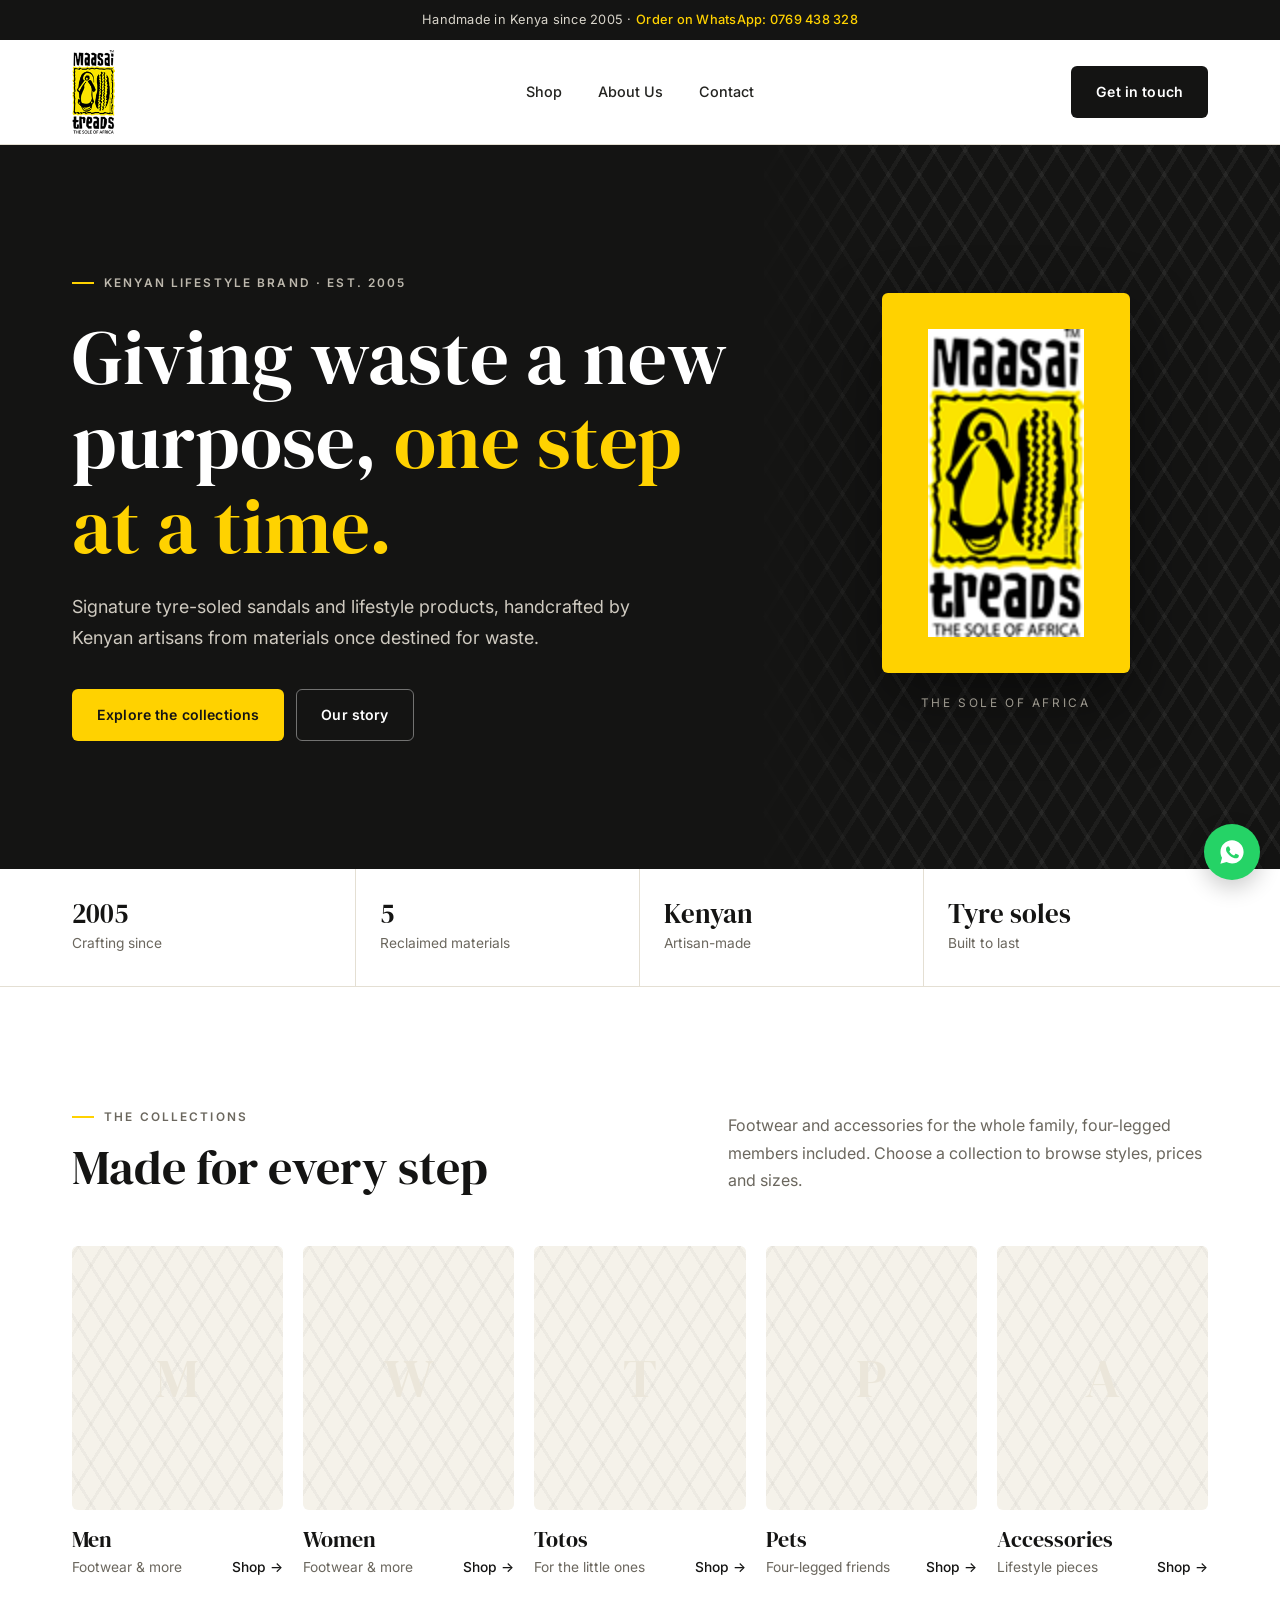
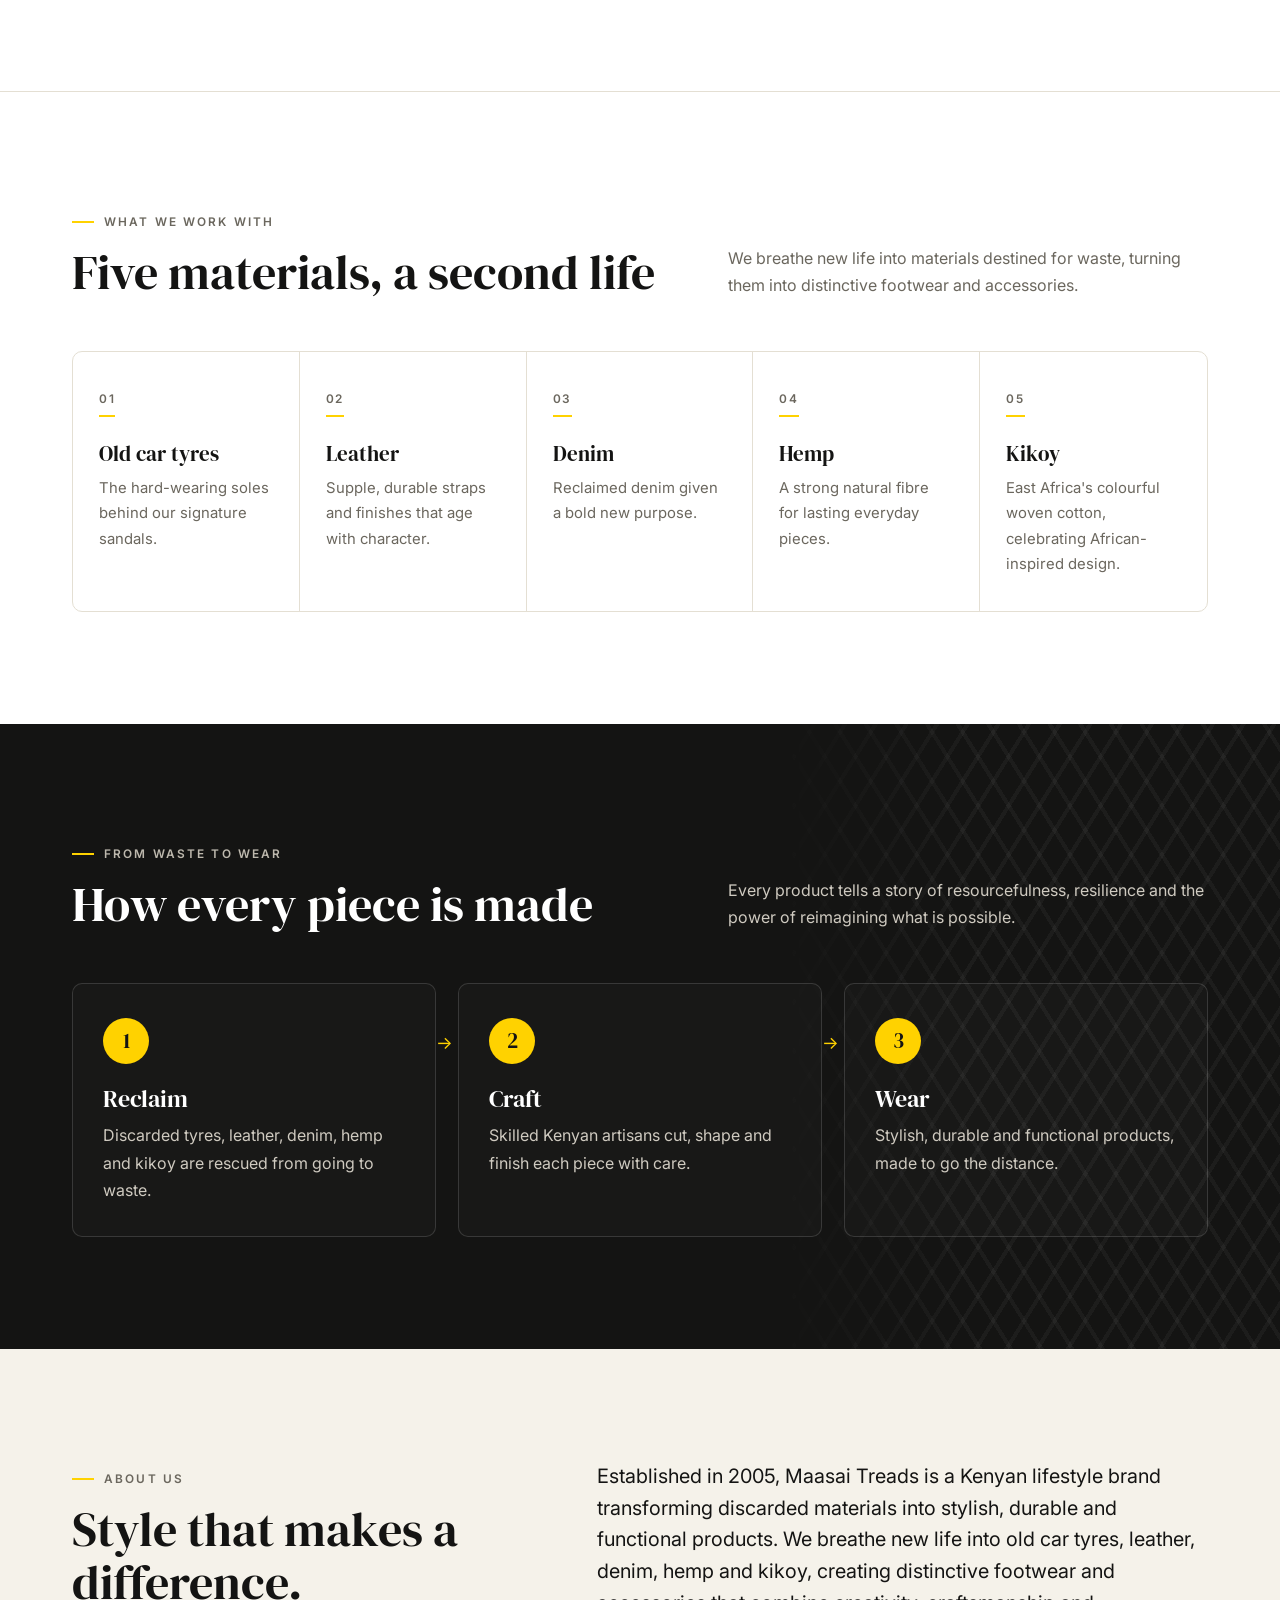
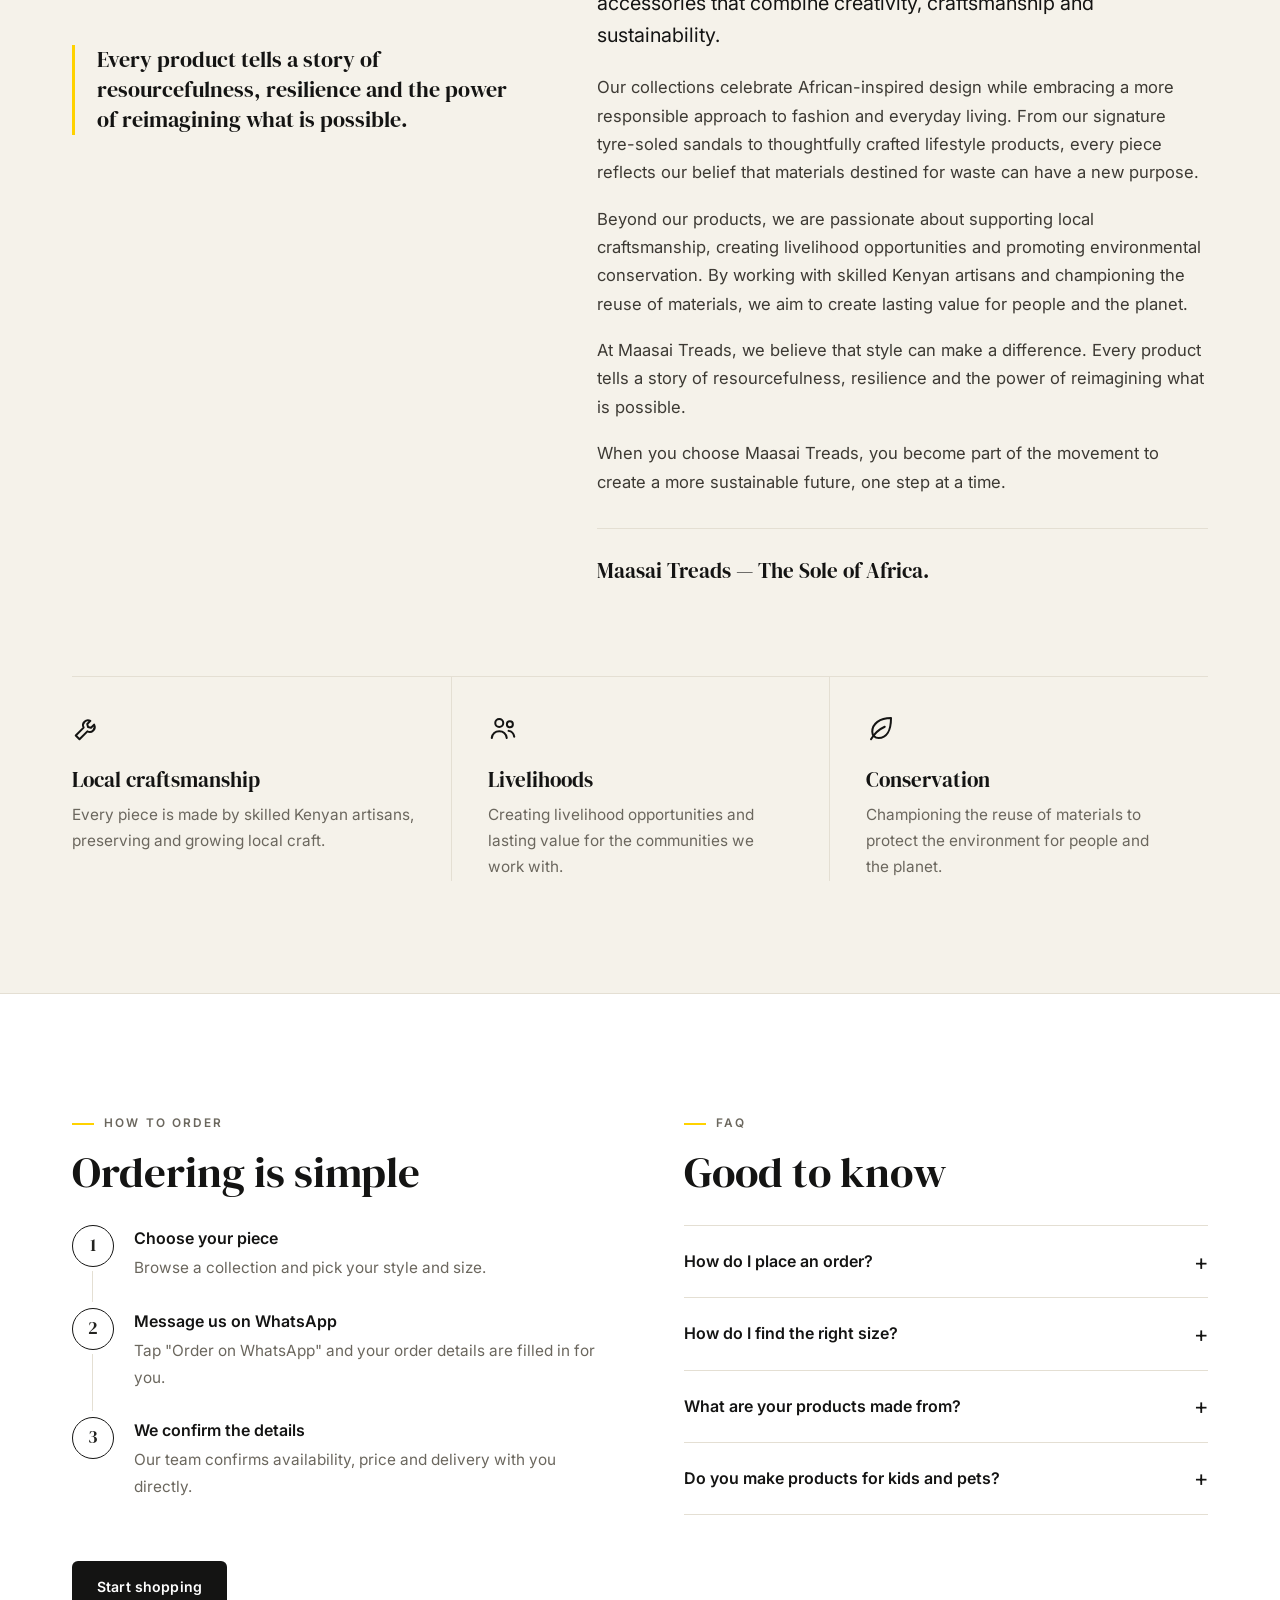
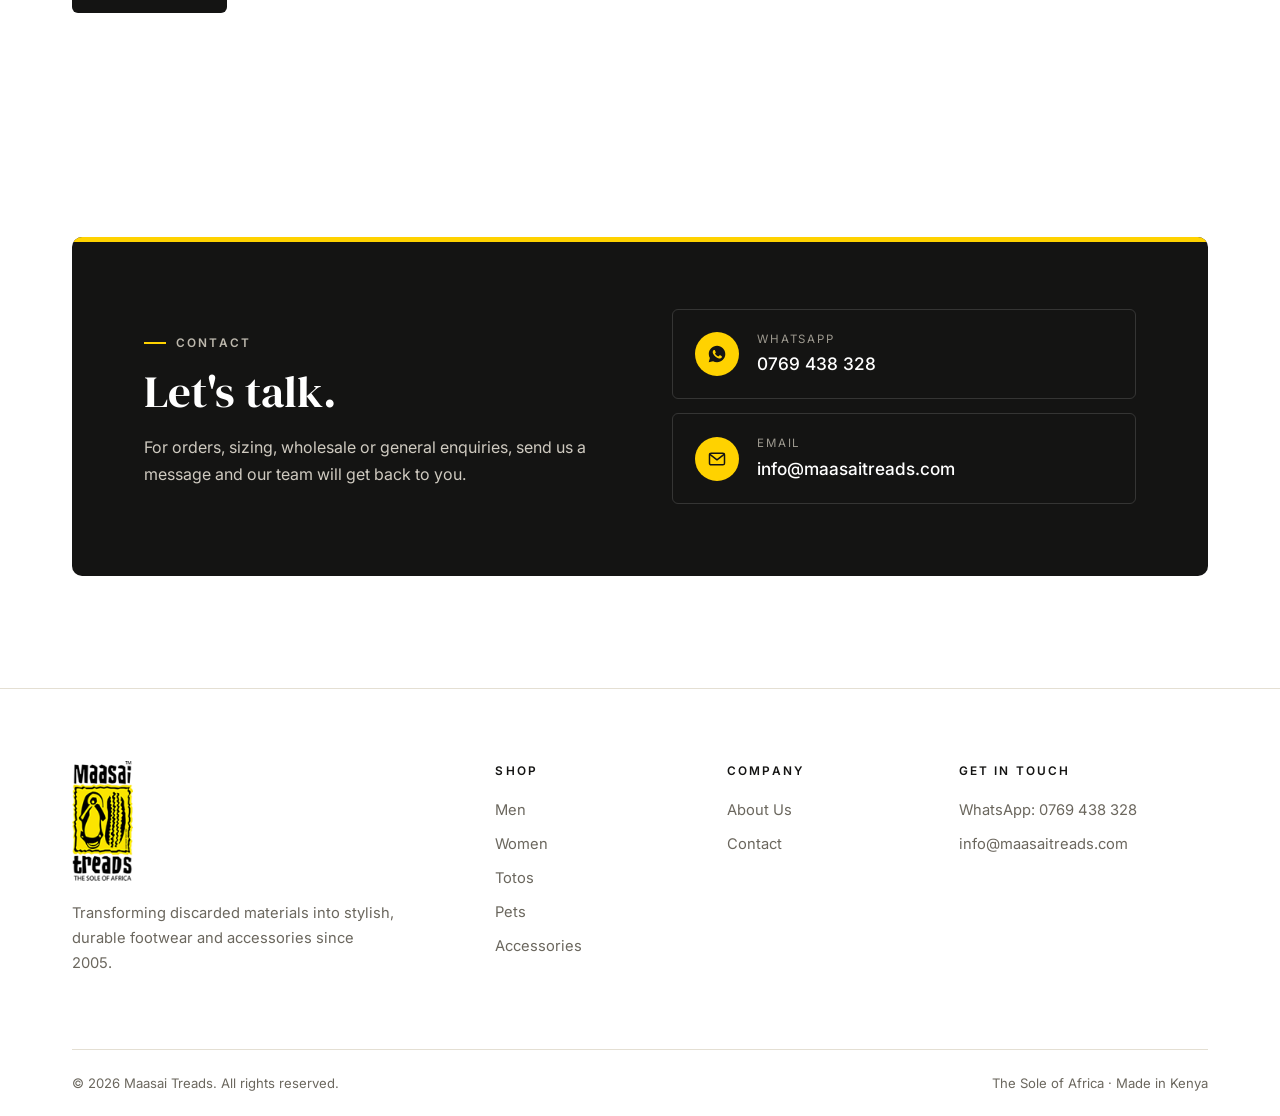
<file: index.html>
<!DOCTYPE html>
<html lang="en-GB">
<head>
<meta charset="utf-8">
<meta name="viewport" content="width=device-width, initial-scale=1">
<title>Maasai Treads — The Sole of Africa</title>
<meta name="description" content="Kenyan lifestyle brand since 2005, turning old car tyres, leather, denim, hemp and kikoy into footwear and accessories for men, women, totos and pets.">
<link rel="canonical" href="https://maasai-treads.vercel.app/">
<meta name="theme-color" content="#141413">
<meta property="og:type" content="website">
<meta property="og:site_name" content="Maasai Treads">
<meta property="og:title" content="Maasai Treads — The Sole of Africa">
<meta property="og:description" content="Kenyan lifestyle brand since 2005, turning old car tyres, leather, denim, hemp and kikoy into footwear and accessories for men, women, totos and pets.">
<meta property="og:url" content="https://maasai-treads.vercel.app/">
<meta property="og:image" content="https://maasai-treads.vercel.app/assets/logo.png">
<meta name="twitter:card" content="summary">
<script type="application/ld+json">{"@context": "https://schema.org", "@type": "Organization", "name": "Maasai Treads", "slogan": "The Sole of Africa", "url": "https://maasai-treads.vercel.app/", "logo": "https://maasai-treads.vercel.app/assets/logo.png", "foundingDate": "2005", "email": "info@maasaitreads.com", "telephone": "+254769438328", "address": {"@type": "PostalAddress", "addressCountry": "KE"}}</script>
<link rel="icon" href="assets/logo.png">
<link rel="preconnect" href="https://fonts.googleapis.com">
<link rel="preconnect" href="https://fonts.gstatic.com" crossorigin>
<link href="https://fonts.googleapis.com/css2?family=DM+Serif+Display&family=Inter:wght@400;500;600&display=swap" rel="stylesheet">
<link rel="stylesheet" href="assets/styles.css">
</head>
<body>

<div class="announce">Handmade in Kenya since 2005 · <a href="https://wa.me/254769438328" target="_blank" rel="noopener">Order on WhatsApp: 0769 438 328</a></div>

<header>
  <div class="wrap nav">
    <a class="brand" href="#top" aria-label="Maasai Treads home"><img src="assets/logo.png" alt="Maasai Treads — The Sole of Africa"></a>
    <ul>
      <li><a href="#shop">Shop</a></li>
      <li><a href="#about">About Us</a></li>
      <li><a href="#contact">Contact</a></li>
    </ul>
    <button class="menu-btn" type="button" aria-label="Menu" aria-expanded="false"><span></span></button>
    <div class="nav-cta"><a class="btn btn-dark" href="#contact">Get in touch</a></div>
  </div>
</header>

<main id="top">

<section class="hero" style="padding:0">
  <div class="wrap hero-grid">
    <div>
      <div class="eyebrow">Kenyan lifestyle brand · Est. 2005</div>
      <h1>Giving waste a new purpose, <span>one step at a time.</span></h1>
      <p class="lede">Signature tyre-soled sandals and lifestyle products, handcrafted by Kenyan artisans from materials once destined for waste.</p>
      <div class="hero-actions">
        <a class="btn btn-yellow" href="#shop">Explore the collections</a>
        <a class="btn btn-ghost" href="#about">Our story</a>
      </div>
    </div>
    <div class="hero-mark">
      <div class="plate"><img src="assets/logo.png" alt=""></div>
      <small>The Sole of Africa</small>
    </div>
  </div>
</section>

<div class="facts">
  <div class="wrap facts-grid">
    <div class="fact"><b>2005</b><span>Crafting since</span></div>
    <div class="fact"><b>5</b><span>Reclaimed materials</span></div>
    <div class="fact"><b>Kenyan</b><span>Artisan-made</span></div>
    <div class="fact"><b>Tyre soles</b><span>Built to last</span></div>
  </div>
</div>

<section id="shop">
  <div class="wrap">
    <div class="section-head">
      <div>
        <div class="eyebrow">The collections</div>
        <h2>Made for every step</h2>
      </div>
      <p>Footwear and accessories for the whole family, four-legged members included. Choose a collection to browse styles, prices and sizes.</p>
    </div>
    <div class="cats">
      <a class="cat" href="men.html">
        <div class="img"><span>M</span></div><h3>Men</h3><p>Footwear &amp; more <em>Shop →</em></p>
      </a>
      <a class="cat" href="women.html">
        <div class="img"><span>W</span></div><h3>Women</h3><p>Footwear &amp; more <em>Shop →</em></p>
      </a>
      <a class="cat" href="totos.html">
        <div class="img"><span>T</span></div><h3>Totos</h3><p>For the little ones <em>Shop →</em></p>
      </a>
      <a class="cat" href="pets.html">
        <div class="img"><span>P</span></div><h3>Pets</h3><p>Four-legged friends <em>Shop →</em></p>
      </a>
      <a class="cat" href="accessories.html">
        <div class="img"><span>A</span></div><h3>Accessories</h3><p>Lifestyle pieces <em>Shop →</em></p>
      </a>
    </div>
  </div>
</section>

<section class="materials-sec">
  <div class="wrap">
    <div class="section-head">
      <div>
        <div class="eyebrow">What we work with</div>
        <h2>Five materials, a second life</h2>
      </div>
      <p>We breathe new life into materials destined for waste, turning them into distinctive footwear and accessories.</p>
    </div>
    <div class="mats">
      <div class="mat"><span class="mat-n">01</span><h3>Old car tyres</h3><p>The hard-wearing soles behind our signature sandals.</p></div>
      <div class="mat"><span class="mat-n">02</span><h3>Leather</h3><p>Supple, durable straps and finishes that age with character.</p></div>
      <div class="mat"><span class="mat-n">03</span><h3>Denim</h3><p>Reclaimed denim given a bold new purpose.</p></div>
      <div class="mat"><span class="mat-n">04</span><h3>Hemp</h3><p>A strong natural fibre for lasting everyday pieces.</p></div>
      <div class="mat"><span class="mat-n">05</span><h3>Kikoy</h3><p>East Africa's colourful woven cotton, celebrating African-inspired design.</p></div>
    </div>
  </div>
</section>

<section class="process">
  <div class="wrap">
    <div class="section-head">
      <div>
        <div class="eyebrow">From waste to wear</div>
        <h2>How every piece is made</h2>
      </div>
      <p>Every product tells a story of resourcefulness, resilience and the power of reimagining what is possible.</p>
    </div>
    <ol class="steps">
      <li><span class="step-n">1</span><h3>Reclaim</h3><p>Discarded tyres, leather, denim, hemp and kikoy are rescued from going to waste.</p></li>
      <li><span class="step-n">2</span><h3>Craft</h3><p>Skilled Kenyan artisans cut, shape and finish each piece with care.</p></li>
      <li><span class="step-n">3</span><h3>Wear</h3><p>Stylish, durable and functional products, made to go the distance.</p></li>
    </ol>
  </div>
</section>

<section id="about" class="about">
  <div class="wrap">
    <div class="about-grid">
      <div class="about-aside">
        <div class="eyebrow">About Us</div>
        <h2>Style that makes a difference.</h2>
        <blockquote>Every product tells a story of resourcefulness, resilience and the power of reimagining what is possible.</blockquote>
      </div>
      <div class="about-copy">
        <p>Established in 2005, Maasai Treads is a Kenyan lifestyle brand transforming discarded materials into stylish, durable and functional products. We breathe new life into old car tyres, leather, denim, hemp and kikoy, creating distinctive footwear and accessories that combine creativity, craftsmanship and sustainability.</p>
        <p>Our collections celebrate African-inspired design while embracing a more responsible approach to fashion and everyday living. From our signature tyre-soled sandals to thoughtfully crafted lifestyle products, every piece reflects our belief that materials destined for waste can have a new purpose.</p>
        <p>Beyond our products, we are passionate about supporting local craftsmanship, creating livelihood opportunities and promoting environmental conservation. By working with skilled Kenyan artisans and championing the reuse of materials, we aim to create lasting value for people and the planet.</p>
        <p>At Maasai Treads, we believe that style can make a difference. Every product tells a story of resourcefulness, resilience and the power of reimagining what is possible.</p>
        <p>When you choose Maasai Treads, you become part of the movement to create a more sustainable future, one step at a time.</p>
        <div class="signoff">Maasai Treads — The Sole of Africa.</div>
      </div>
    </div>
    <div class="values">
      <div class="value">
        <svg viewBox="0 0 24 24" fill="none" stroke="currentColor" stroke-width="1.6" stroke-linecap="round" stroke-linejoin="round" aria-hidden="true"><path d="M14.7 6.3a4 4 0 0 0-5.4 5.4L3 18l3 3 6.3-6.3a4 4 0 0 0 5.4-5.4l-2.5 2.5-2.4-.6-.6-2.4 2.5-2.5Z"/></svg>
        <h3>Local craftsmanship</h3><p>Every piece is made by skilled Kenyan artisans, preserving and growing local craft.</p>
      </div>
      <div class="value">
        <svg viewBox="0 0 24 24" fill="none" stroke="currentColor" stroke-width="1.6" stroke-linecap="round" stroke-linejoin="round" aria-hidden="true"><circle cx="9" cy="8" r="3.2"/><path d="M3 20c.6-3.4 3-5.4 6-5.4s5.4 2 6 5.4"/><circle cx="17.5" cy="9" r="2.4"/><path d="M16.5 14.3c2.4.2 4 1.9 4.5 4.7"/></svg>
        <h3>Livelihoods</h3><p>Creating livelihood opportunities and lasting value for the communities we work with.</p>
      </div>
      <div class="value">
        <svg viewBox="0 0 24 24" fill="none" stroke="currentColor" stroke-width="1.6" stroke-linecap="round" stroke-linejoin="round" aria-hidden="true"><path d="M20 4c-9 0-15 4.5-15 11a5 5 0 0 0 5 5c6.5 0 10-6 10-16Z"/><path d="M4 21c3-5 6.5-8 11-10"/></svg>
        <h3>Conservation</h3><p>Championing the reuse of materials to protect the environment for people and the planet.</p>
      </div>
    </div>
  </div>
</section>

<section class="ordering">
  <div class="wrap order-grid">
    <div>
      <div class="eyebrow">How to order</div>
      <h2>Ordering is simple</h2>
      <ol class="order-steps">
        <li><b>Choose your piece</b><span>Browse a collection and pick your style and size.</span></li>
        <li><b>Message us on WhatsApp</b><span>Tap "Order on WhatsApp" and your order details are filled in for you.</span></li>
        <li><b>We confirm the details</b><span>Our team confirms availability, price and delivery with you directly.</span></li>
      </ol>
      <a class="btn btn-dark" href="#shop">Start shopping</a>
    </div>
    <div id="faq">
      <div class="eyebrow">FAQ</div>
      <h2>Good to know</h2>
      <div class="faq">
        <details>
          <summary>How do I place an order?</summary>
          <p>Choose a product and size on any collection page, then tap "Order on WhatsApp". You can also message us on 0769 438 328 or email info@maasaitreads.com.</p>
        </details>
        <details>
          <summary>How do I find the right size?</summary>
          <p>Each product lists its available sizes. If you're unsure, send us a message and we'll help you find the right fit before you order.</p>
        </details>
        <details>
          <summary>What are your products made from?</summary>
          <p>We give discarded materials a new purpose: old car tyres, leather, denim, hemp and kikoy, crafted by skilled Kenyan artisans.</p>
        </details>
        <details>
          <summary>Do you make products for kids and pets?</summary>
          <p>Yes. Alongside our Men's and Women's collections we have Totos for the little ones, Pets for four-legged friends, and Accessories.</p>
        </details>
      </div>
    </div>
  </div>
</section>

<section id="contact">
  <div class="wrap">
    <div class="contact-box">
      <div>
        <div class="eyebrow">Contact</div>
        <h2>Let's talk.</h2>
        <p>For orders, sizing, wholesale or general enquiries, send us a message and our team will get back to you.</p>
      </div>
      <div class="contact-list">
        <a class="contact-item" href="https://wa.me/254769438328" target="_blank" rel="noopener">
          <span class="ic"><svg viewBox="0 0 24 24" fill="currentColor" aria-hidden="true"><path d="M12.04 2C6.58 2 2.13 6.45 2.13 11.91c0 1.75.46 3.45 1.32 4.95L2.05 22l5.25-1.38a9.9 9.9 0 0 0 4.74 1.21h.01c5.46 0 9.91-4.45 9.91-9.91C21.96 6.45 17.5 2 12.04 2Zm5.8 14.03c-.24.68-1.42 1.3-1.950 1.35-.5.05-.97.23-3.26-.68-2.76-1.09-4.5-3.91-4.64-4.09-.13-.18-1.1-1.47-1.1-2.8 0-1.33.7-1.99.95-2.260.24-.27.53-.34.71-.34l.51.01c.16.01.38-.06.6.46.23.54.77 1.87.84 2.01.07.13.11.29.02.47-.09.18-.13.29-.27.45-.13.16-.28.35-.4.47-.13.13-.27.28-.12.55.16.27.7 1.15 1.5 1.86 1.03.92 1.9 1.2 2.17 1.34.27.13.43.11.58-.07.16-.18.67-.78.85-1.05.18-.27.36-.22.6-.13.25.09 1.57.74 1.84.88.27.13.45.2.52.31.07.11.07.65-.17 1.33Z"/></svg></span>
          <span><small>WhatsApp</small><strong>0769 438 328</strong></span>
        </a>
        <a class="contact-item" href="mailto:info@maasaitreads.com">
          <span class="ic"><svg viewBox="0 0 24 24" fill="none" stroke="currentColor" stroke-width="1.8" stroke-linecap="round" stroke-linejoin="round" aria-hidden="true"><rect x="3" y="5" width="18" height="14" rx="2"/><path d="m3.5 6.5 8.5 6.5 8.5-6.5"/></svg></span>
          <span><small>Email</small><strong>info@maasaitreads.com</strong></span>
        </a>
      </div>
    </div>
  </div>
</section>

</main>

<footer>
  <div class="wrap">
    <div class="foot-grid">
      <div>
        <img src="assets/logo.png" alt="Maasai Treads">
        <p>Transforming discarded materials into stylish, durable footwear and accessories since 2005.</p>
      </div>
      <div>
        <h4>Shop</h4>
        <ul>
          <li><a href="men.html">Men</a></li>
          <li><a href="women.html">Women</a></li>
          <li><a href="totos.html">Totos</a></li>
          <li><a href="pets.html">Pets</a></li>
          <li><a href="accessories.html">Accessories</a></li>
        </ul>
      </div>
      <div>
        <h4>Company</h4>
        <ul>
          <li><a href="#about">About Us</a></li>
          <li><a href="#contact">Contact</a></li>
        </ul>
      </div>
      <div>
        <h4>Get in touch</h4>
        <ul>
          <li><a href="https://wa.me/254769438328" target="_blank" rel="noopener">WhatsApp: 0769 438 328</a></li>
          <li><a href="mailto:info@maasaitreads.com">info@maasaitreads.com</a></li>
        </ul>
      </div>
    </div>
    <div class="foot-bottom">
      <span>© <span id="yr">2026</span> Maasai Treads. All rights reserved.</span>
      <span>The Sole of Africa · Made in Kenya</span>
    </div>
  </div>
</footer>

<a class="wa-float" href="https://wa.me/254769438328" target="_blank" rel="noopener" aria-label="Chat with us on WhatsApp">
  <svg viewBox="0 0 24 24" fill="currentColor" aria-hidden="true"><path d="M12.04 2C6.58 2 2.13 6.45 2.130 11.91c0 1.75.46 3.45 1.32 4.95L2.05 22l5.25-1.38a9.9 9.9 0 0 0 4.74 1.21h.01c5.46 0 9.91-4.45 9.91-9.91C21.96 6.45 17.5 2 12.04 2Zm5.8 14.03c-.24.68-1.42 1.3-1.95 1.35-.5.05-.97.23-3.26-.68-2.76-1.09-4.5-3.91-4.64-4.09-.13-.18-1.1-1.47-1.1-2.8 0-1.33.7-1.99.95-2.26.24-.27.53-.34.71-.34l.51.01c.16.01.38-.06.6.46.23.54.77 1.87.84 2.01.07.13.11.29.02.47-.09.18-.13.29-.27.45-.13.16-.28.35-.4.47-.13.13-.27.28-.12.55.16.27.7 1.15 1.5 1.86 1.03.92 1.9 1.2 2.17 1.34.27.13.43.11.58-.07.16-.18.67-.78.85-1.05.18-.27.36-.22.6-.13.25.09 1.57.74 1.84.88.27.13.45.2.52.31.07.11.07.65-.17 1.33Z"/></svg>
</a>

<script src="assets/site.js"></script>
</body>
</html>
</file>
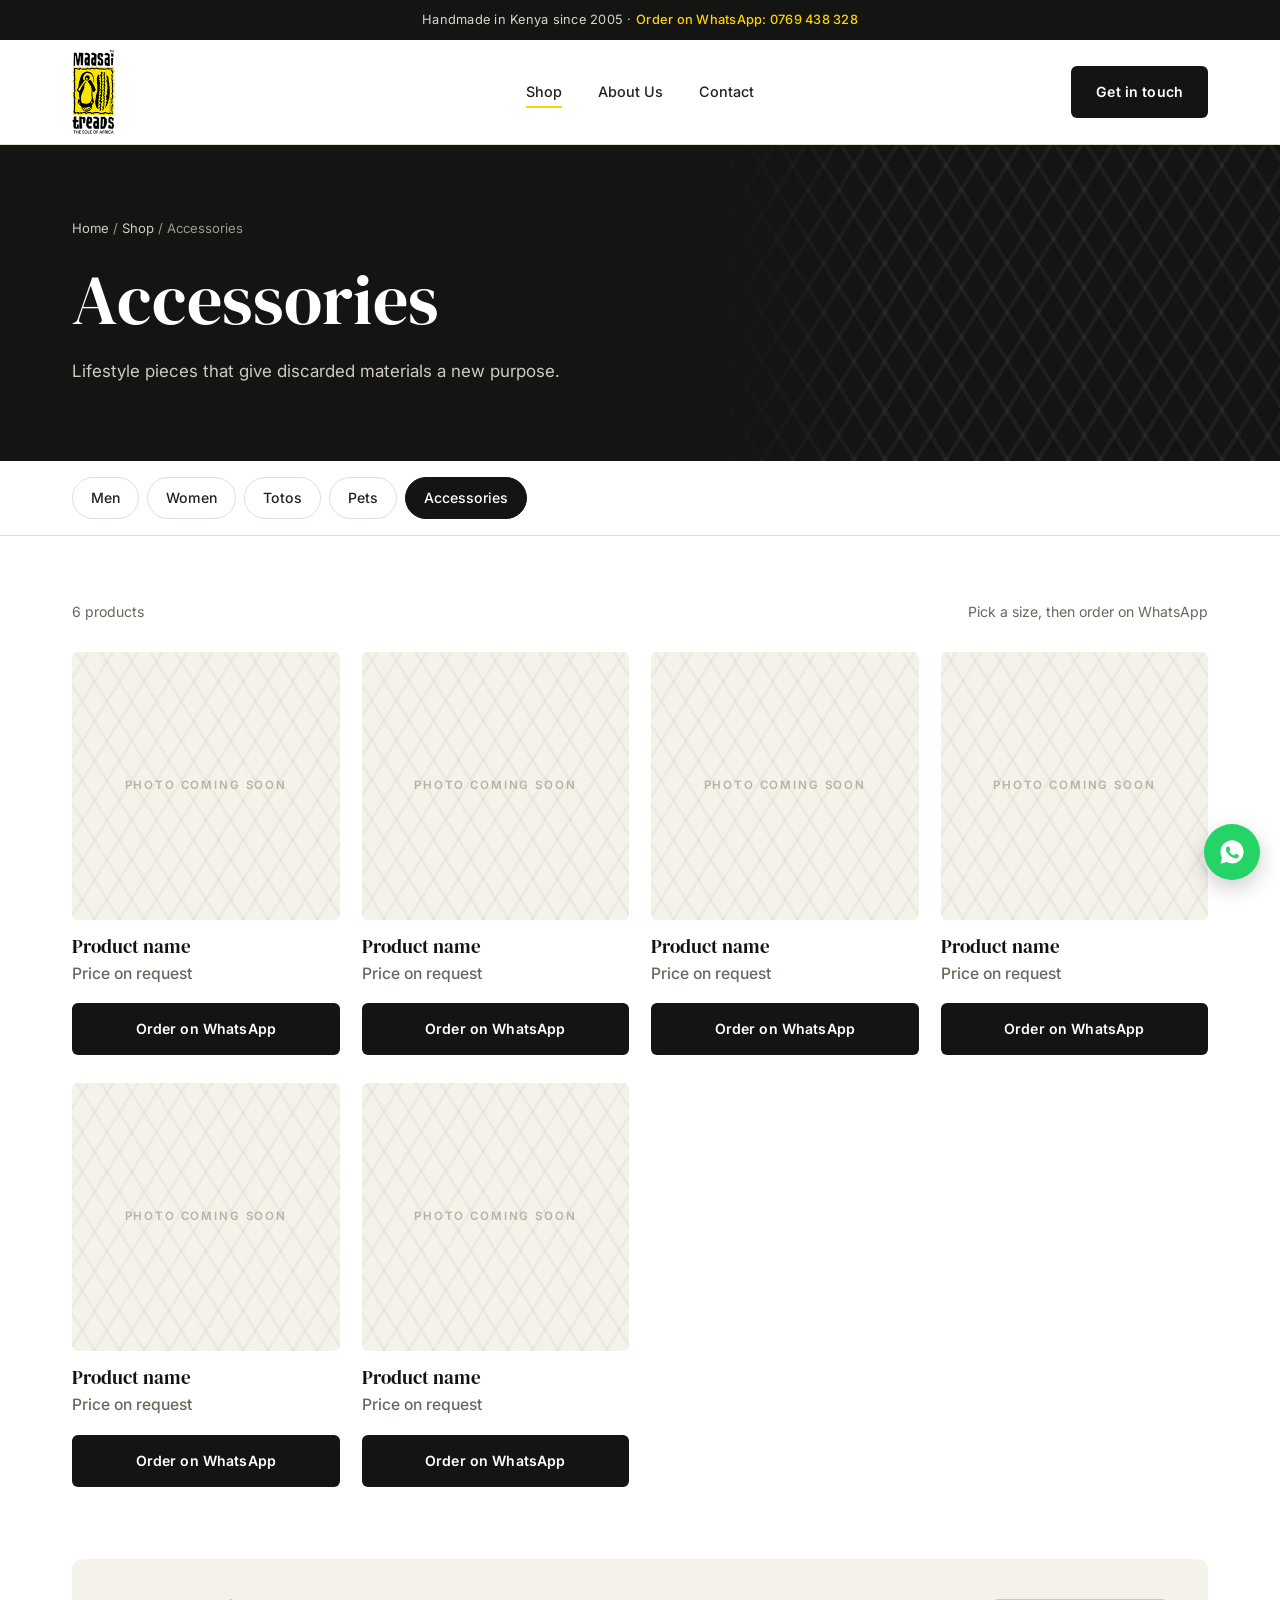
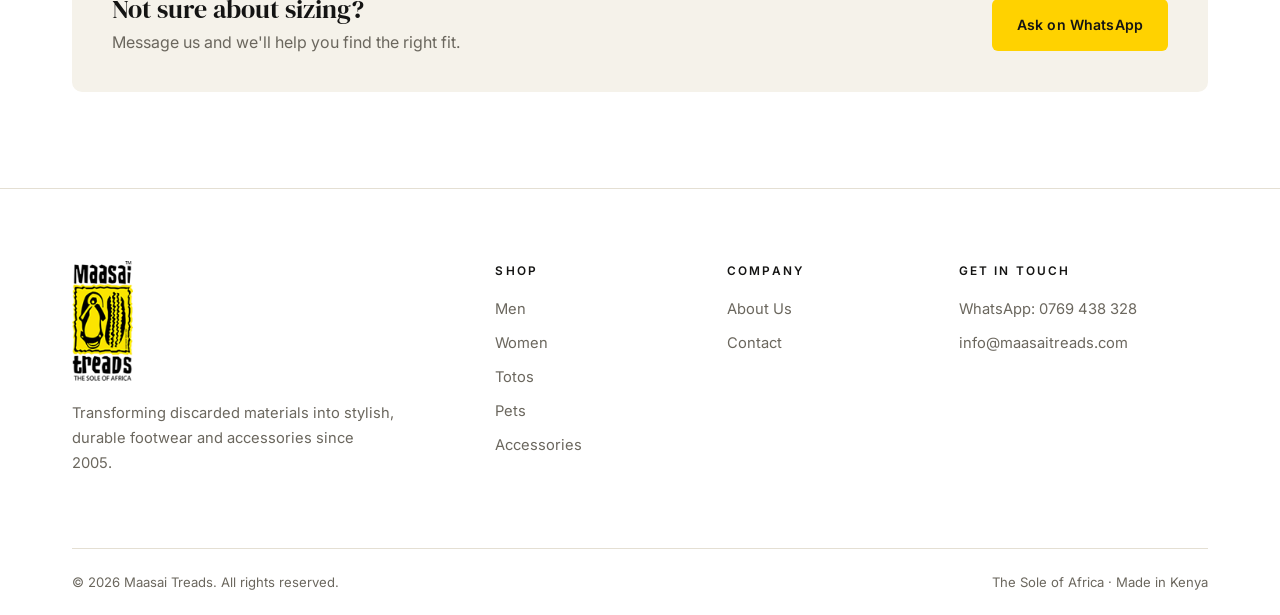
<file: accessories.html>
<!DOCTYPE html>
<html lang="en-GB">
<head>
<meta charset="utf-8">
<meta name="viewport" content="width=device-width, initial-scale=1">
<title>Accessories — Maasai Treads</title>
<meta name="description" content="Lifestyle pieces that give discarded materials a new purpose.">
<link rel="canonical" href="https://maasai-treads.vercel.app/accessories.html">
<meta name="theme-color" content="#141413">
<meta property="og:type" content="website">
<meta property="og:site_name" content="Maasai Treads">
<meta property="og:title" content="Accessories — Maasai Treads">
<meta property="og:description" content="Lifestyle pieces that give discarded materials a new purpose.">
<meta property="og:url" content="https://maasai-treads.vercel.app/accessories.html">
<meta property="og:image" content="https://maasai-treads.vercel.app/assets/logo.png">
<meta name="twitter:card" content="summary">
<link rel="icon" href="assets/logo.png">
<link rel="preconnect" href="https://fonts.googleapis.com">
<link rel="preconnect" href="https://fonts.gstatic.com" crossorigin>
<link href="https://fonts.googleapis.com/css2?family=DM+Serif+Display&family=Inter:wght@400;500;600&display=swap" rel="stylesheet">
<link rel="stylesheet" href="assets/styles.css">
</head>
<body data-category="accessories" data-label="Accessories">

<div class="announce">Handmade in Kenya since 2005 · <a href="https://wa.me/254769438328" target="_blank" rel="noopener">Order on WhatsApp: 0769 438 328</a></div>

<header>
  <div class="wrap nav">
    <a class="brand" href="index.html" aria-label="Maasai Treads home"><img src="assets/logo.png" alt="Maasai Treads — The Sole of Africa"></a>
    <ul>
      <li><a href="index.html#shop" aria-current="page">Shop</a></li>
      <li><a href="index.html#about">About Us</a></li>
      <li><a href="index.html#contact">Contact</a></li>
    </ul>
    <button class="menu-btn" type="button" aria-label="Menu" aria-expanded="false"><span></span></button>
    <div class="nav-cta"><a class="btn btn-dark" href="index.html#contact">Get in touch</a></div>
  </div>
</header>

<main>

<div class="page-head">
  <div class="wrap">
    <div class="crumbs"><a href="index.html">Home</a> / <a href="index.html#shop">Shop</a> / Accessories</div>
    <h1>Accessories</h1>
    <p>Lifestyle pieces that give discarded materials a new purpose.</p>
  </div>
</div>

<nav class="cat-tabs" aria-label="Collections">
  <div class="wrap">
    <ul>
      <li><a href="men.html">Men</a></li>
      <li><a href="women.html">Women</a></li>
      <li><a href="totos.html">Totos</a></li>
      <li><a href="pets.html">Pets</a></li>
      <li><a href="accessories.html" aria-current="page">Accessories</a></li>
    </ul>
  </div>
</nav>

<section class="shop">
  <div class="wrap">
    <div class="shop-bar"><span id="count"></span><span>Pick a size, then order on WhatsApp</span></div>
    <div class="products" id="products"></div>
    <div class="help-strip">
      <div>
        <h2>Not sure about sizing?</h2>
        <p>Message us and we'll help you find the right fit.</p>
      </div>
      <a class="btn btn-yellow" href="https://wa.me/254769438328?text=Hi%20Maasai%20Treads%2C%20I%20have%20a%20question%20about%20sizing%20for%20Accessories." target="_blank" rel="noopener">Ask on WhatsApp</a>
    </div>
  </div>
</section>

</main>

<footer>
  <div class="wrap">
    <div class="foot-grid">
      <div>
        <img src="assets/logo.png" alt="Maasai Treads">
        <p>Transforming discarded materials into stylish, durable footwear and accessories since 2005.</p>
      </div>
      <div>
        <h4>Shop</h4>
        <ul>
          <li><a href="men.html">Men</a></li>
          <li><a href="women.html">Women</a></li>
          <li><a href="totos.html">Totos</a></li>
          <li><a href="pets.html">Pets</a></li>
          <li><a href="accessories.html">Accessories</a></li>
        </ul>
      </div>
      <div>
        <h4>Company</h4>
        <ul>
          <li><a href="index.html#about">About Us</a></li>
          <li><a href="index.html#contact">Contact</a></li>
        </ul>
      </div>
      <div>
        <h4>Get in touch</h4>
        <ul>
          <li><a href="https://wa.me/254769438328" target="_blank" rel="noopener">WhatsApp: 0769 438 328</a></li>
          <li><a href="mailto:info@maasaitreads.com">info@maasaitreads.com</a></li>
        </ul>
      </div>
    </div>
    <div class="foot-bottom">
      <span>© <span id="yr">2026</span> Maasai Treads. All rights reserved.</span>
      <span>The Sole of Africa · Made in Kenya</span>
    </div>
  </div>
</footer>

<a class="wa-float" href="https://wa.me/254769438328" target="_blank" rel="noopener" aria-label="Chat with us on WhatsApp">
  <svg viewBox="0 0 24 24" fill="currentColor" aria-hidden="true"><path d="M12.04 2C6.58 2 2.13 6.45 2.130 11.91c0 1.75.46 3.45 1.32 4.95L2.05 22l5.25-1.38a9.9 9.9 0 0 0 4.74 1.21h.01c5.46 0 9.91-4.45 9.91-9.91C21.96 6.45 17.5 2 12.04 2Zm5.8 14.03c-.24.68-1.42 1.3-1.95 1.35-.5.05-.97.23-3.26-.68-2.76-1.09-4.5-3.91-4.64-4.09-.13-.18-1.1-1.47-1.1-2.8 0-1.33.7-1.99.95-2.26.24-.27.53-.34.71-.34l.51.01c.16.01.38-.06.6.46.23.54.77 1.87.84 2.01.07.13.11.29.02.47-.09.18-.13.29-.27.45-.13.16-.28.35-.4.47-.13.13-.27.28-.12.55.16.27.7 1.15 1.5 1.86 1.03.92 1.9 1.2 2.17 1.34.27.13.43.11.58-.07.16-.18.67-.78.85-1.05.18-.27.36-.22.6-.13.25.09 1.57.74 1.84.88.27.13.45.2.52.31.07.11.07.65-.17 1.33Z"/></svg>
</a>

<script src="assets/products.js"></script>
<script src="assets/shop.js"></script>
<script src="assets/site.js"></script>
</body>
</html>
</file>
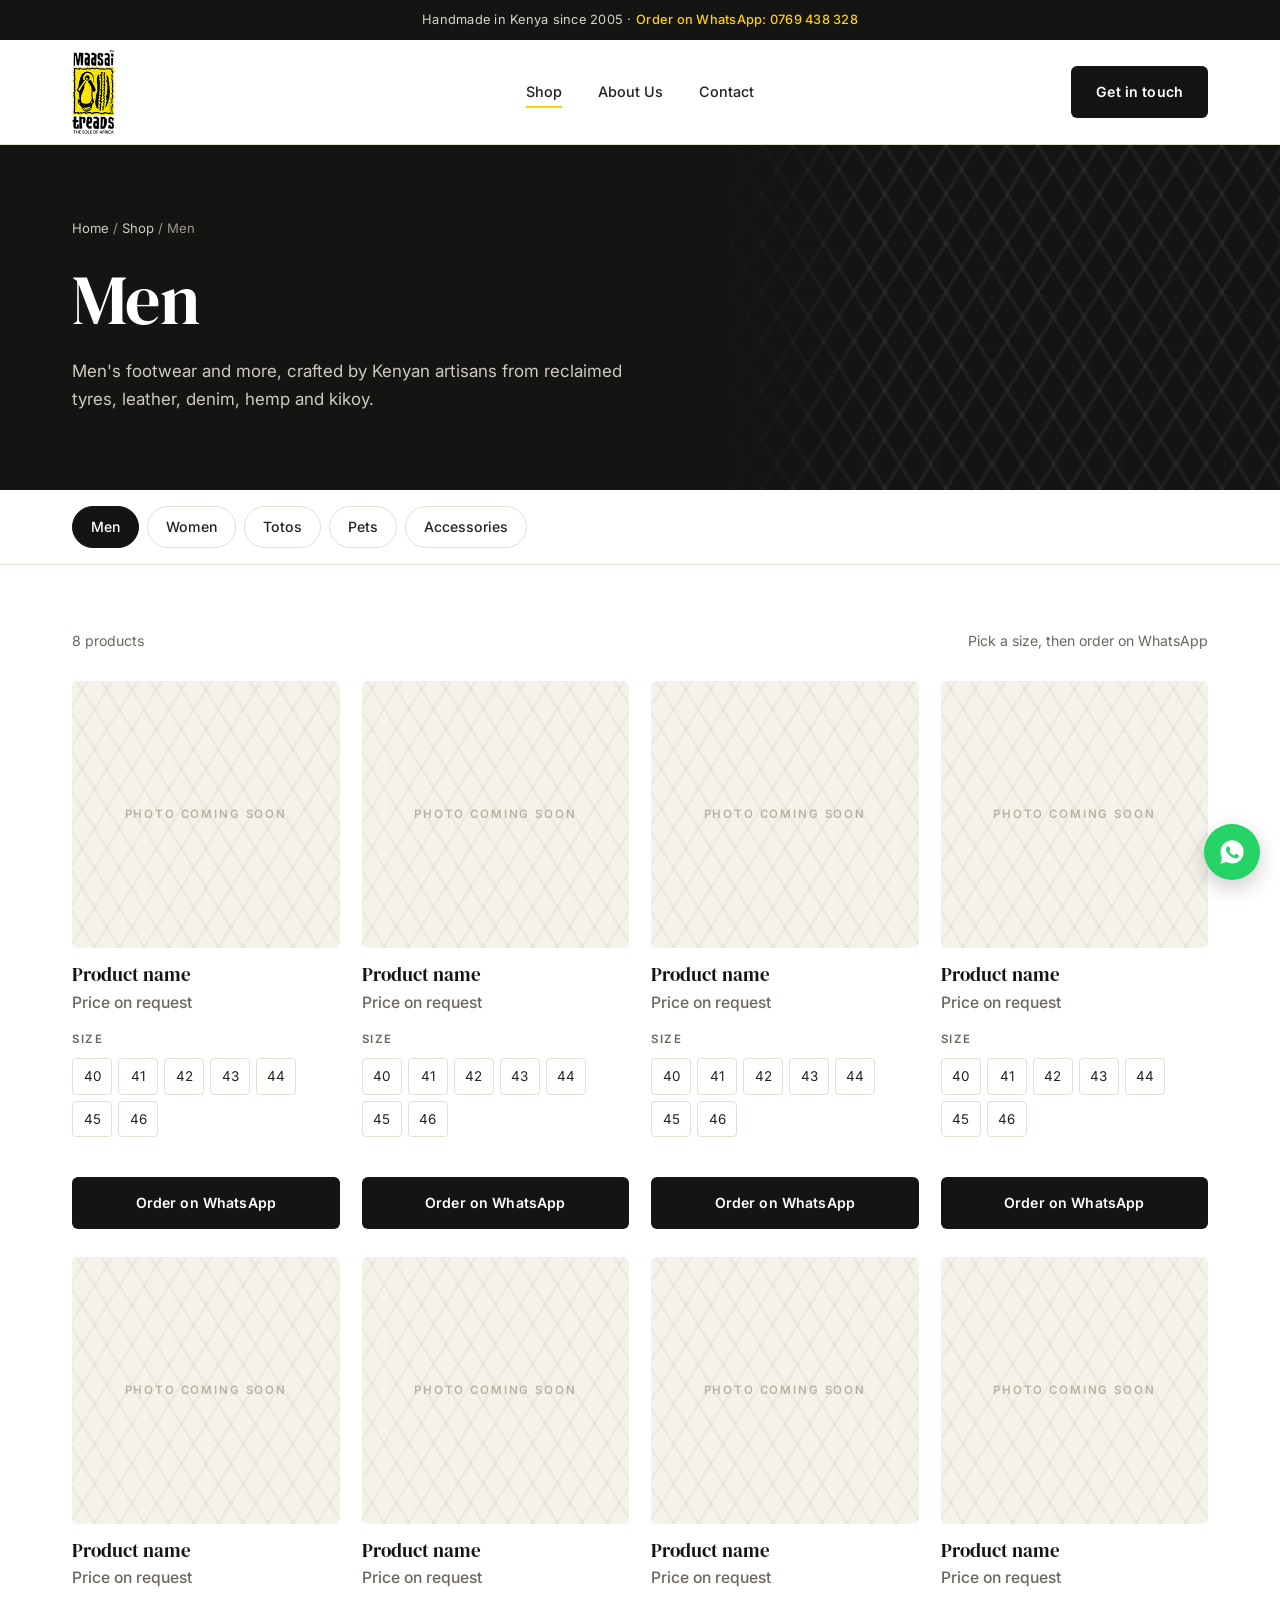
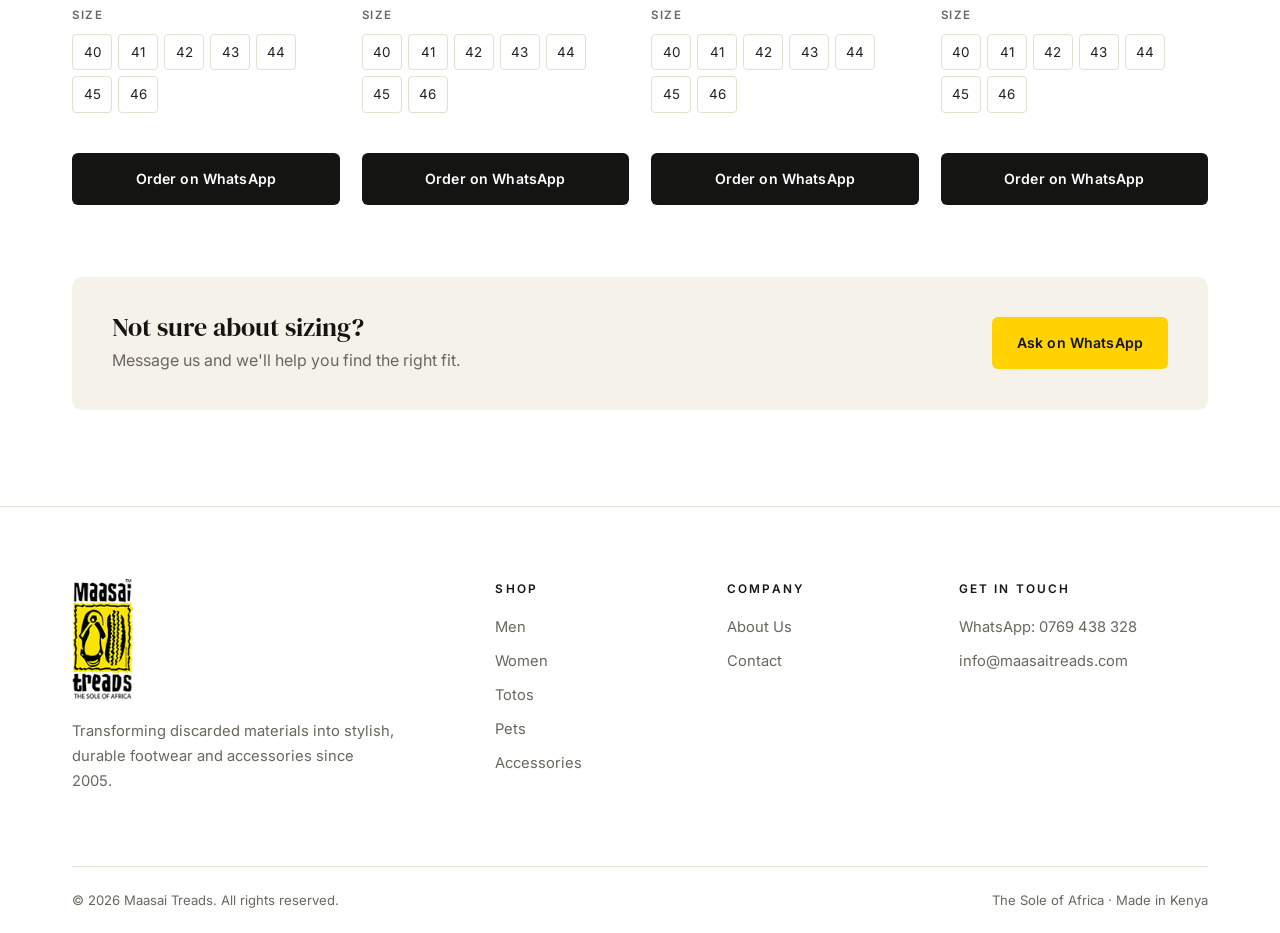
<file: men.html>
<!DOCTYPE html>
<html lang="en-GB">
<head>
<meta charset="utf-8">
<meta name="viewport" content="width=device-width, initial-scale=1">
<title>Men — Maasai Treads</title>
<meta name="description" content="Men's footwear and more, crafted by Kenyan artisans from reclaimed tyres, leather, denim, hemp and kikoy.">
<link rel="canonical" href="https://maasai-treads.vercel.app/men.html">
<meta name="theme-color" content="#141413">
<meta property="og:type" content="website">
<meta property="og:site_name" content="Maasai Treads">
<meta property="og:title" content="Men — Maasai Treads">
<meta property="og:description" content="Men's footwear and more, crafted by Kenyan artisans from reclaimed tyres, leather, denim, hemp and kikoy.">
<meta property="og:url" content="https://maasai-treads.vercel.app/men.html">
<meta property="og:image" content="https://maasai-treads.vercel.app/assets/logo.png">
<meta name="twitter:card" content="summary">
<link rel="icon" href="assets/logo.png">
<link rel="preconnect" href="https://fonts.googleapis.com">
<link rel="preconnect" href="https://fonts.gstatic.com" crossorigin>
<link href="https://fonts.googleapis.com/css2?family=DM+Serif+Display&family=Inter:wght@400;500;600&display=swap" rel="stylesheet">
<link rel="stylesheet" href="assets/styles.css">
</head>
<body data-category="men" data-label="Men">

<div class="announce">Handmade in Kenya since 2005 · <a href="https://wa.me/254769438328" target="_blank" rel="noopener">Order on WhatsApp: 0769 438 328</a></div>

<header>
  <div class="wrap nav">
    <a class="brand" href="index.html" aria-label="Maasai Treads home"><img src="assets/logo.png" alt="Maasai Treads — The Sole of Africa"></a>
    <ul>
      <li><a href="index.html#shop" aria-current="page">Shop</a></li>
      <li><a href="index.html#about">About Us</a></li>
      <li><a href="index.html#contact">Contact</a></li>
    </ul>
    <button class="menu-btn" type="button" aria-label="Menu" aria-expanded="false"><span></span></button>
    <div class="nav-cta"><a class="btn btn-dark" href="index.html#contact">Get in touch</a></div>
  </div>
</header>

<main>

<div class="page-head">
  <div class="wrap">
    <div class="crumbs"><a href="index.html">Home</a> / <a href="index.html#shop">Shop</a> / Men</div>
    <h1>Men</h1>
    <p>Men's footwear and more, crafted by Kenyan artisans from reclaimed tyres, leather, denim, hemp and kikoy.</p>
  </div>
</div>

<nav class="cat-tabs" aria-label="Collections">
  <div class="wrap">
    <ul>
      <li><a href="men.html" aria-current="page">Men</a></li>
      <li><a href="women.html">Women</a></li>
      <li><a href="totos.html">Totos</a></li>
      <li><a href="pets.html">Pets</a></li>
      <li><a href="accessories.html">Accessories</a></li>
    </ul>
  </div>
</nav>

<section class="shop">
  <div class="wrap">
    <div class="shop-bar"><span id="count"></span><span>Pick a size, then order on WhatsApp</span></div>
    <div class="products" id="products"></div>
    <div class="help-strip">
      <div>
        <h2>Not sure about sizing?</h2>
        <p>Message us and we'll help you find the right fit.</p>
      </div>
      <a class="btn btn-yellow" href="https://wa.me/254769438328?text=Hi%20Maasai%20Treads%2C%20I%20have%20a%20question%20about%20sizing%20for%20Men." target="_blank" rel="noopener">Ask on WhatsApp</a>
    </div>
  </div>
</section>

</main>

<footer>
  <div class="wrap">
    <div class="foot-grid">
      <div>
        <img src="assets/logo.png" alt="Maasai Treads">
        <p>Transforming discarded materials into stylish, durable footwear and accessories since 2005.</p>
      </div>
      <div>
        <h4>Shop</h4>
        <ul>
          <li><a href="men.html">Men</a></li>
          <li><a href="women.html">Women</a></li>
          <li><a href="totos.html">Totos</a></li>
          <li><a href="pets.html">Pets</a></li>
          <li><a href="accessories.html">Accessories</a></li>
        </ul>
      </div>
      <div>
        <h4>Company</h4>
        <ul>
          <li><a href="index.html#about">About Us</a></li>
          <li><a href="index.html#contact">Contact</a></li>
        </ul>
      </div>
      <div>
        <h4>Get in touch</h4>
        <ul>
          <li><a href="https://wa.me/254769438328" target="_blank" rel="noopener">WhatsApp: 0769 438 328</a></li>
          <li><a href="mailto:info@maasaitreads.com">info@maasaitreads.com</a></li>
        </ul>
      </div>
    </div>
    <div class="foot-bottom">
      <span>© <span id="yr">2026</span> Maasai Treads. All rights reserved.</span>
      <span>The Sole of Africa · Made in Kenya</span>
    </div>
  </div>
</footer>

<a class="wa-float" href="https://wa.me/254769438328" target="_blank" rel="noopener" aria-label="Chat with us on WhatsApp">
  <svg viewBox="0 0 24 24" fill="currentColor" aria-hidden="true"><path d="M12.04 2C6.58 2 2.13 6.45 2.130 11.91c0 1.75.46 3.45 1.32 4.95L2.05 22l5.25-1.38a9.9 9.9 0 0 0 4.74 1.21h.01c5.46 0 9.91-4.45 9.91-9.91C21.96 6.45 17.5 2 12.04 2Zm5.8 14.03c-.24.68-1.42 1.3-1.95 1.35-.5.05-.97.23-3.26-.68-2.76-1.09-4.5-3.91-4.64-4.09-.13-.18-1.1-1.47-1.1-2.8 0-1.33.7-1.99.95-2.26.24-.27.53-.34.71-.34l.51.01c.16.01.38-.06.6.46.23.54.77 1.87.84 2.01.07.13.11.29.02.47-.09.18-.13.29-.27.45-.13.16-.28.35-.4.47-.13.13-.27.28-.12.55.16.27.7 1.15 1.5 1.86 1.03.92 1.9 1.2 2.17 1.34.27.13.43.11.58-.07.16-.18.67-.78.85-1.05.18-.27.36-.22.6-.13.25.09 1.57.74 1.84.88.27.13.45.2.52.31.07.11.07.65-.17 1.33Z"/></svg>
</a>

<script src="assets/products.js"></script>
<script src="assets/shop.js"></script>
<script src="assets/site.js"></script>
</body>
</html>
</file>
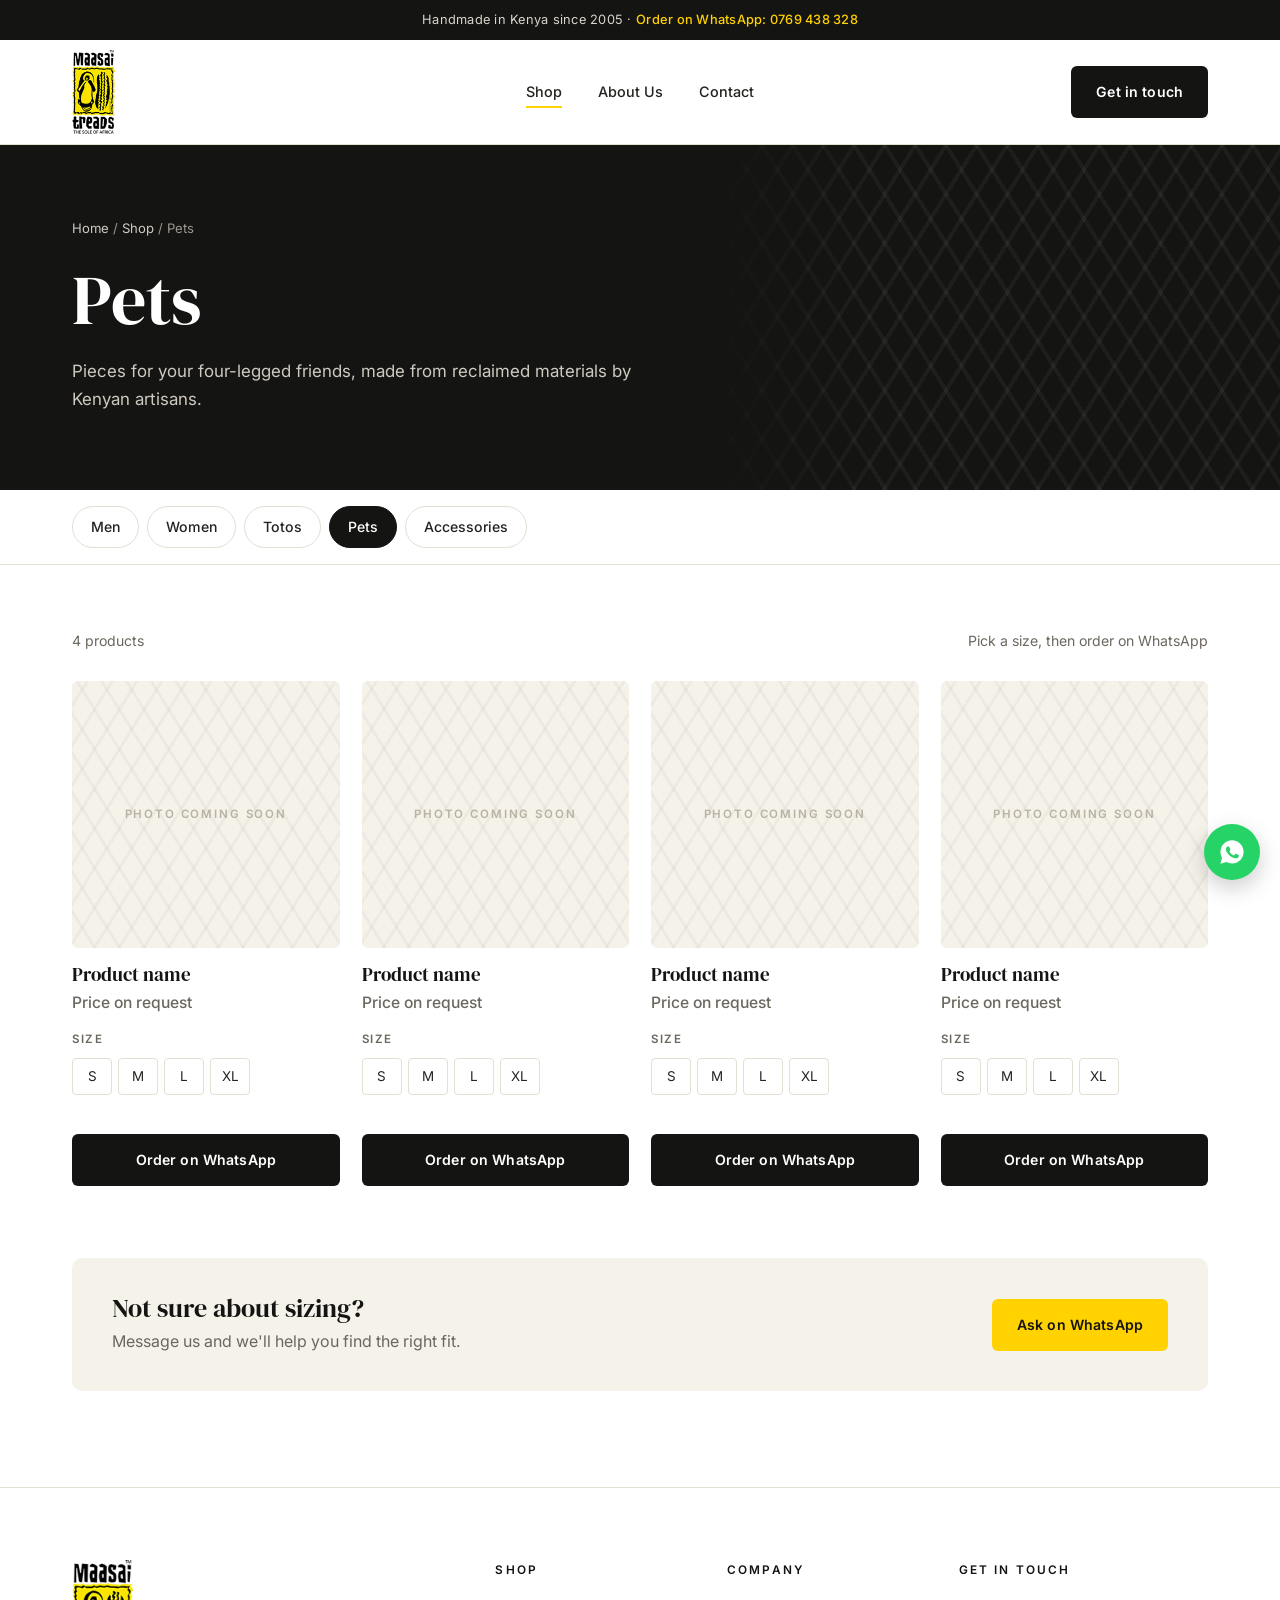
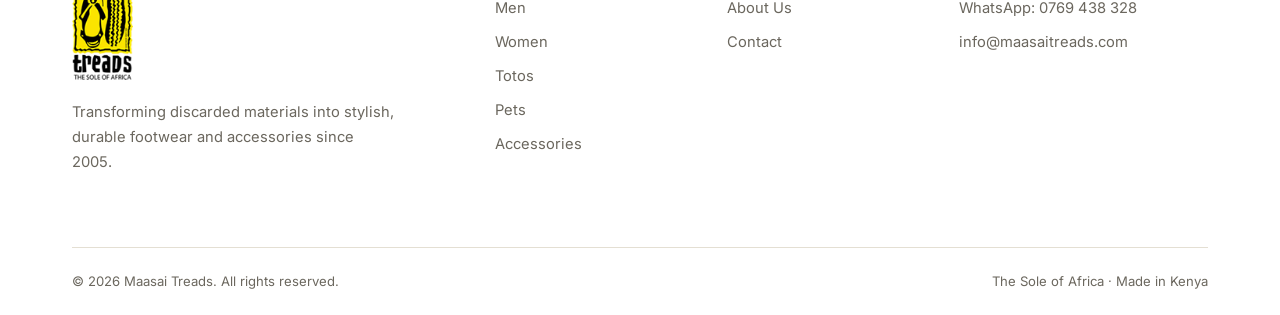
<file: pets.html>
<!DOCTYPE html>
<html lang="en-GB">
<head>
<meta charset="utf-8">
<meta name="viewport" content="width=device-width, initial-scale=1">
<title>Pets — Maasai Treads</title>
<meta name="description" content="Pieces for your four-legged friends, made from reclaimed materials by Kenyan artisans.">
<link rel="canonical" href="https://maasai-treads.vercel.app/pets.html">
<meta name="theme-color" content="#141413">
<meta property="og:type" content="website">
<meta property="og:site_name" content="Maasai Treads">
<meta property="og:title" content="Pets — Maasai Treads">
<meta property="og:description" content="Pieces for your four-legged friends, made from reclaimed materials by Kenyan artisans.">
<meta property="og:url" content="https://maasai-treads.vercel.app/pets.html">
<meta property="og:image" content="https://maasai-treads.vercel.app/assets/logo.png">
<meta name="twitter:card" content="summary">
<link rel="icon" href="assets/logo.png">
<link rel="preconnect" href="https://fonts.googleapis.com">
<link rel="preconnect" href="https://fonts.gstatic.com" crossorigin>
<link href="https://fonts.googleapis.com/css2?family=DM+Serif+Display&family=Inter:wght@400;500;600&display=swap" rel="stylesheet">
<link rel="stylesheet" href="assets/styles.css">
</head>
<body data-category="pets" data-label="Pets">

<div class="announce">Handmade in Kenya since 2005 · <a href="https://wa.me/254769438328" target="_blank" rel="noopener">Order on WhatsApp: 0769 438 328</a></div>

<header>
  <div class="wrap nav">
    <a class="brand" href="index.html" aria-label="Maasai Treads home"><img src="assets/logo.png" alt="Maasai Treads — The Sole of Africa"></a>
    <ul>
      <li><a href="index.html#shop" aria-current="page">Shop</a></li>
      <li><a href="index.html#about">About Us</a></li>
      <li><a href="index.html#contact">Contact</a></li>
    </ul>
    <button class="menu-btn" type="button" aria-label="Menu" aria-expanded="false"><span></span></button>
    <div class="nav-cta"><a class="btn btn-dark" href="index.html#contact">Get in touch</a></div>
  </div>
</header>

<main>

<div class="page-head">
  <div class="wrap">
    <div class="crumbs"><a href="index.html">Home</a> / <a href="index.html#shop">Shop</a> / Pets</div>
    <h1>Pets</h1>
    <p>Pieces for your four-legged friends, made from reclaimed materials by Kenyan artisans.</p>
  </div>
</div>

<nav class="cat-tabs" aria-label="Collections">
  <div class="wrap">
    <ul>
      <li><a href="men.html">Men</a></li>
      <li><a href="women.html">Women</a></li>
      <li><a href="totos.html">Totos</a></li>
      <li><a href="pets.html" aria-current="page">Pets</a></li>
      <li><a href="accessories.html">Accessories</a></li>
    </ul>
  </div>
</nav>

<section class="shop">
  <div class="wrap">
    <div class="shop-bar"><span id="count"></span><span>Pick a size, then order on WhatsApp</span></div>
    <div class="products" id="products"></div>
    <div class="help-strip">
      <div>
        <h2>Not sure about sizing?</h2>
        <p>Message us and we'll help you find the right fit.</p>
      </div>
      <a class="btn btn-yellow" href="https://wa.me/254769438328?text=Hi%20Maasai%20Treads%2C%20I%20have%20a%20question%20about%20sizing%20for%20Pets." target="_blank" rel="noopener">Ask on WhatsApp</a>
    </div>
  </div>
</section>

</main>

<footer>
  <div class="wrap">
    <div class="foot-grid">
      <div>
        <img src="assets/logo.png" alt="Maasai Treads">
        <p>Transforming discarded materials into stylish, durable footwear and accessories since 2005.</p>
      </div>
      <div>
        <h4>Shop</h4>
        <ul>
          <li><a href="men.html">Men</a></li>
          <li><a href="women.html">Women</a></li>
          <li><a href="totos.html">Totos</a></li>
          <li><a href="pets.html">Pets</a></li>
          <li><a href="accessories.html">Accessories</a></li>
        </ul>
      </div>
      <div>
        <h4>Company</h4>
        <ul>
          <li><a href="index.html#about">About Us</a></li>
          <li><a href="index.html#contact">Contact</a></li>
        </ul>
      </div>
      <div>
        <h4>Get in touch</h4>
        <ul>
          <li><a href="https://wa.me/254769438328" target="_blank" rel="noopener">WhatsApp: 0769 438 328</a></li>
          <li><a href="mailto:info@maasaitreads.com">info@maasaitreads.com</a></li>
        </ul>
      </div>
    </div>
    <div class="foot-bottom">
      <span>© <span id="yr">2026</span> Maasai Treads. All rights reserved.</span>
      <span>The Sole of Africa · Made in Kenya</span>
    </div>
  </div>
</footer>

<a class="wa-float" href="https://wa.me/254769438328" target="_blank" rel="noopener" aria-label="Chat with us on WhatsApp">
  <svg viewBox="0 0 24 24" fill="currentColor" aria-hidden="true"><path d="M12.04 2C6.58 2 2.13 6.45 2.130 11.91c0 1.75.46 3.45 1.32 4.95L2.05 22l5.25-1.38a9.9 9.9 0 0 0 4.74 1.21h.01c5.46 0 9.91-4.45 9.91-9.91C21.96 6.45 17.5 2 12.04 2Zm5.8 14.03c-.24.68-1.42 1.3-1.95 1.35-.5.05-.97.23-3.26-.68-2.76-1.09-4.5-3.91-4.64-4.09-.13-.18-1.1-1.47-1.1-2.8 0-1.33.7-1.99.95-2.26.24-.27.53-.34.71-.34l.51.01c.16.01.38-.06.6.46.23.54.77 1.87.84 2.01.07.13.11.29.02.47-.09.18-.13.29-.27.45-.13.16-.28.35-.4.47-.13.13-.27.28-.12.55.16.27.7 1.15 1.5 1.86 1.03.92 1.9 1.2 2.17 1.34.27.13.43.11.58-.07.16-.18.67-.78.85-1.05.18-.27.36-.22.6-.13.25.09 1.57.74 1.84.88.27.13.45.2.52.31.07.11.07.65-.17 1.33Z"/></svg>
</a>

<script src="assets/products.js"></script>
<script src="assets/shop.js"></script>
<script src="assets/site.js"></script>
</body>
</html>
</file>
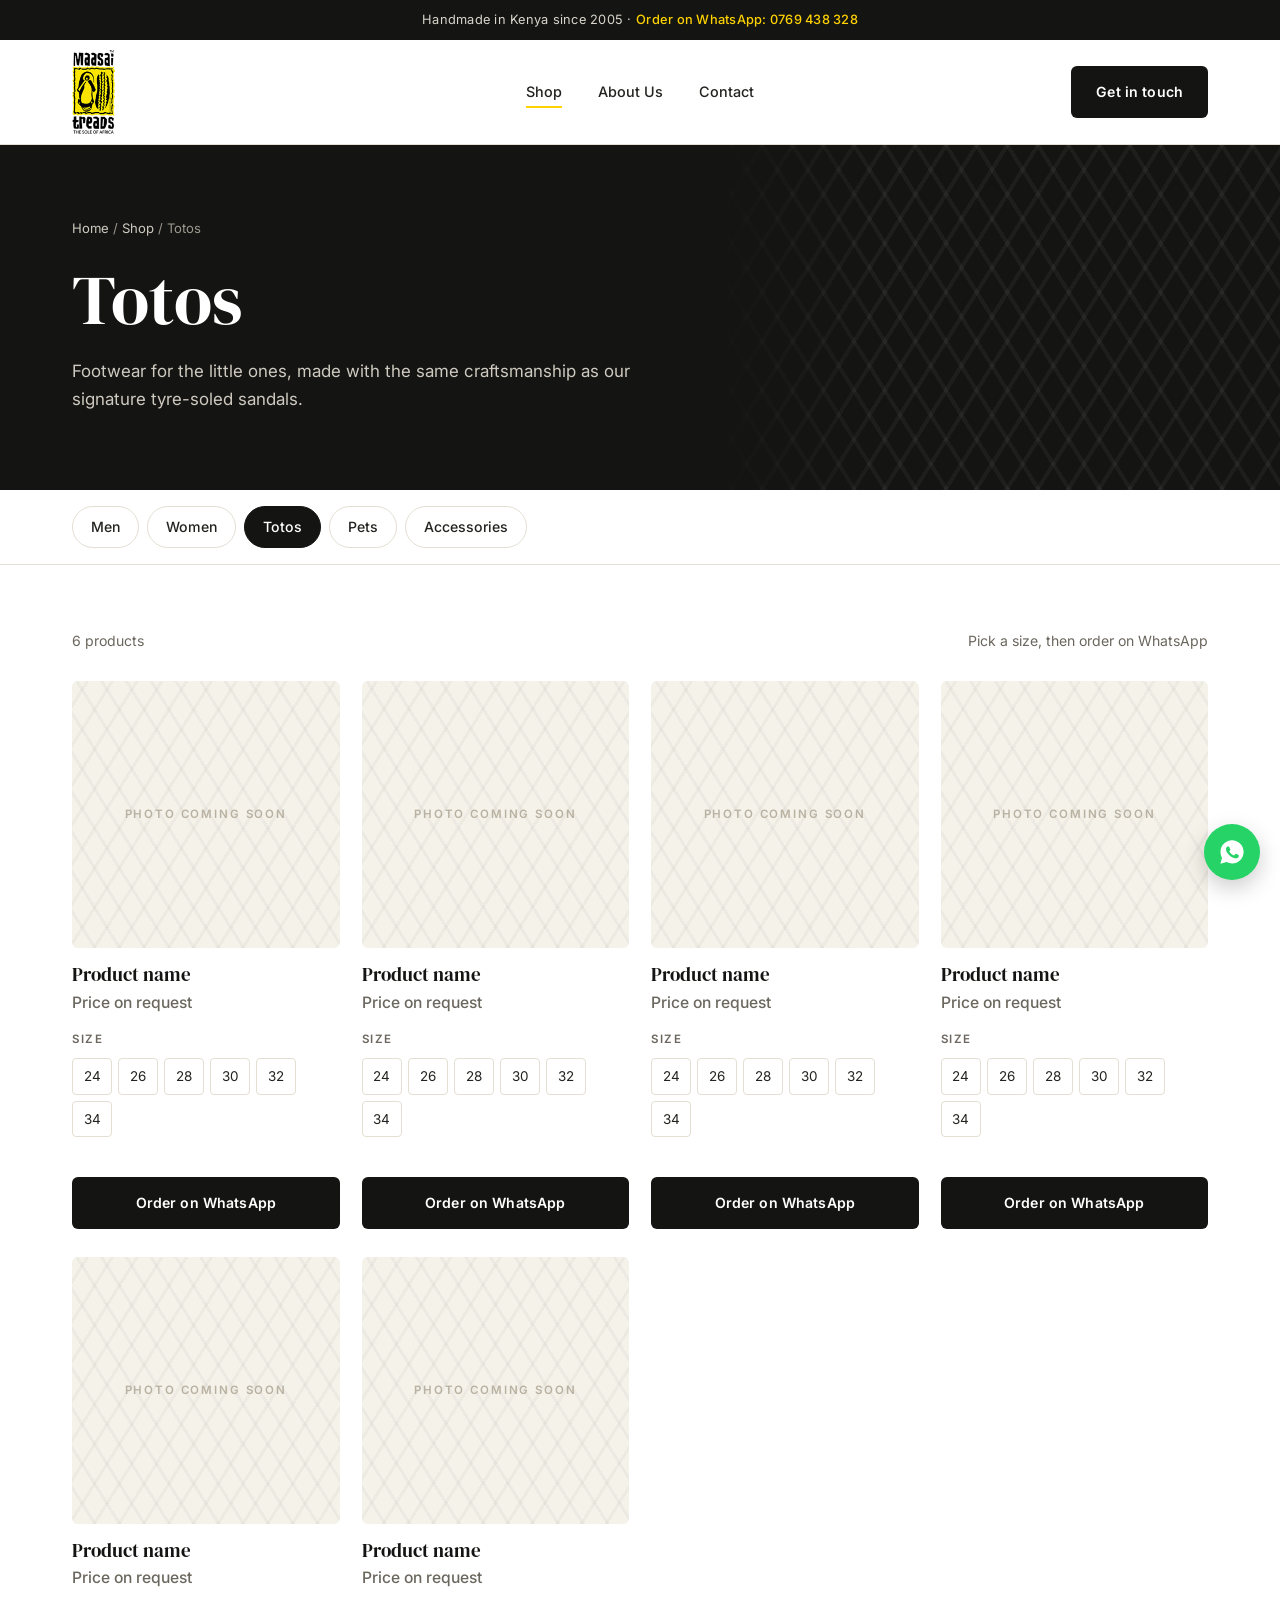
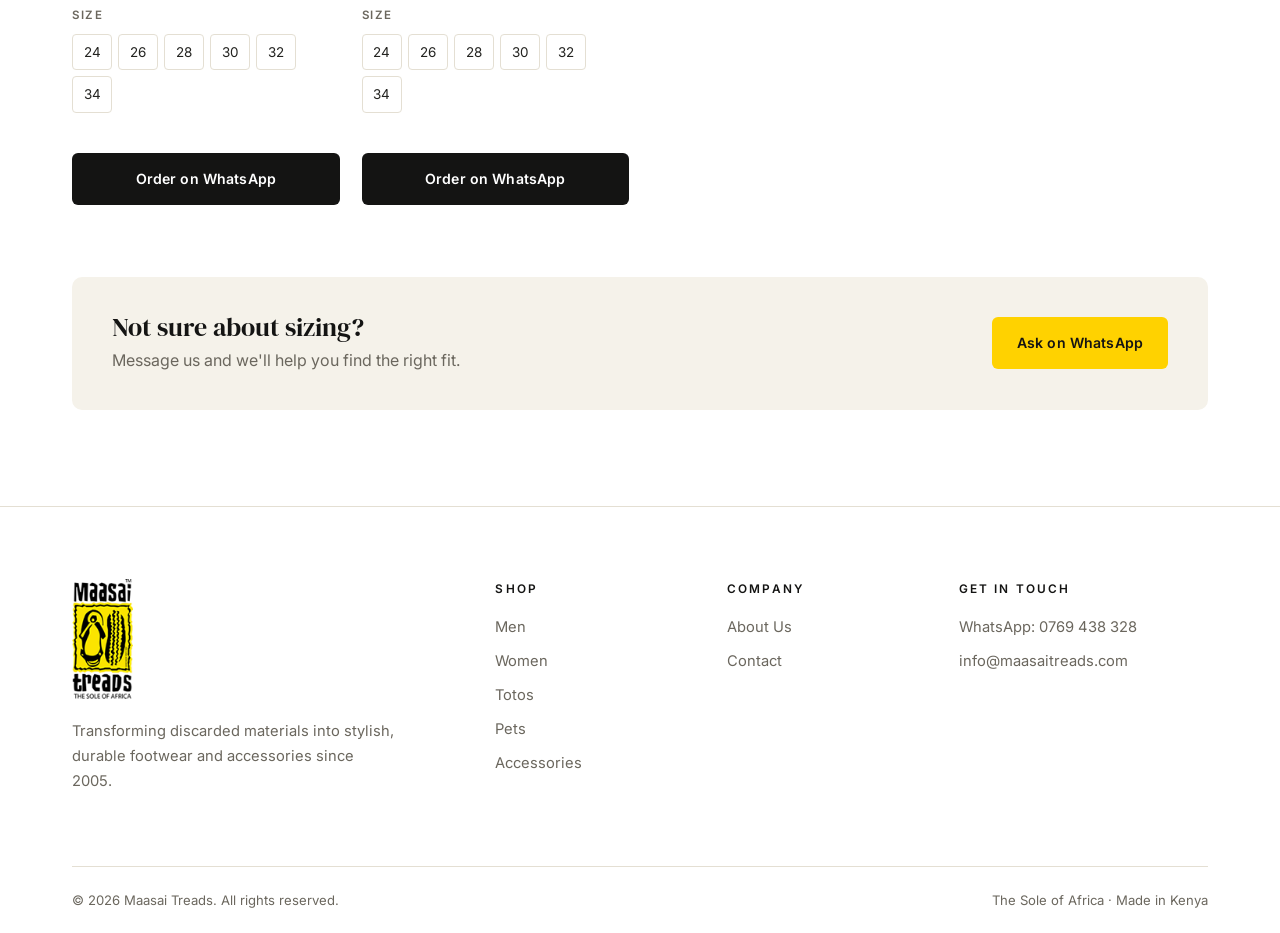
<file: totos.html>
<!DOCTYPE html>
<html lang="en-GB">
<head>
<meta charset="utf-8">
<meta name="viewport" content="width=device-width, initial-scale=1">
<title>Totos — Maasai Treads</title>
<meta name="description" content="Footwear for the little ones, made with the same craftsmanship as our signature tyre-soled sandals.">
<link rel="canonical" href="https://maasai-treads.vercel.app/totos.html">
<meta name="theme-color" content="#141413">
<meta property="og:type" content="website">
<meta property="og:site_name" content="Maasai Treads">
<meta property="og:title" content="Totos — Maasai Treads">
<meta property="og:description" content="Footwear for the little ones, made with the same craftsmanship as our signature tyre-soled sandals.">
<meta property="og:url" content="https://maasai-treads.vercel.app/totos.html">
<meta property="og:image" content="https://maasai-treads.vercel.app/assets/logo.png">
<meta name="twitter:card" content="summary">
<link rel="icon" href="assets/logo.png">
<link rel="preconnect" href="https://fonts.googleapis.com">
<link rel="preconnect" href="https://fonts.gstatic.com" crossorigin>
<link href="https://fonts.googleapis.com/css2?family=DM+Serif+Display&family=Inter:wght@400;500;600&display=swap" rel="stylesheet">
<link rel="stylesheet" href="assets/styles.css">
</head>
<body data-category="totos" data-label="Totos">

<div class="announce">Handmade in Kenya since 2005 · <a href="https://wa.me/254769438328" target="_blank" rel="noopener">Order on WhatsApp: 0769 438 328</a></div>

<header>
  <div class="wrap nav">
    <a class="brand" href="index.html" aria-label="Maasai Treads home"><img src="assets/logo.png" alt="Maasai Treads — The Sole of Africa"></a>
    <ul>
      <li><a href="index.html#shop" aria-current="page">Shop</a></li>
      <li><a href="index.html#about">About Us</a></li>
      <li><a href="index.html#contact">Contact</a></li>
    </ul>
    <button class="menu-btn" type="button" aria-label="Menu" aria-expanded="false"><span></span></button>
    <div class="nav-cta"><a class="btn btn-dark" href="index.html#contact">Get in touch</a></div>
  </div>
</header>

<main>

<div class="page-head">
  <div class="wrap">
    <div class="crumbs"><a href="index.html">Home</a> / <a href="index.html#shop">Shop</a> / Totos</div>
    <h1>Totos</h1>
    <p>Footwear for the little ones, made with the same craftsmanship as our signature tyre-soled sandals.</p>
  </div>
</div>

<nav class="cat-tabs" aria-label="Collections">
  <div class="wrap">
    <ul>
      <li><a href="men.html">Men</a></li>
      <li><a href="women.html">Women</a></li>
      <li><a href="totos.html" aria-current="page">Totos</a></li>
      <li><a href="pets.html">Pets</a></li>
      <li><a href="accessories.html">Accessories</a></li>
    </ul>
  </div>
</nav>

<section class="shop">
  <div class="wrap">
    <div class="shop-bar"><span id="count"></span><span>Pick a size, then order on WhatsApp</span></div>
    <div class="products" id="products"></div>
    <div class="help-strip">
      <div>
        <h2>Not sure about sizing?</h2>
        <p>Message us and we'll help you find the right fit.</p>
      </div>
      <a class="btn btn-yellow" href="https://wa.me/254769438328?text=Hi%20Maasai%20Treads%2C%20I%20have%20a%20question%20about%20sizing%20for%20Totos." target="_blank" rel="noopener">Ask on WhatsApp</a>
    </div>
  </div>
</section>

</main>

<footer>
  <div class="wrap">
    <div class="foot-grid">
      <div>
        <img src="assets/logo.png" alt="Maasai Treads">
        <p>Transforming discarded materials into stylish, durable footwear and accessories since 2005.</p>
      </div>
      <div>
        <h4>Shop</h4>
        <ul>
          <li><a href="men.html">Men</a></li>
          <li><a href="women.html">Women</a></li>
          <li><a href="totos.html">Totos</a></li>
          <li><a href="pets.html">Pets</a></li>
          <li><a href="accessories.html">Accessories</a></li>
        </ul>
      </div>
      <div>
        <h4>Company</h4>
        <ul>
          <li><a href="index.html#about">About Us</a></li>
          <li><a href="index.html#contact">Contact</a></li>
        </ul>
      </div>
      <div>
        <h4>Get in touch</h4>
        <ul>
          <li><a href="https://wa.me/254769438328" target="_blank" rel="noopener">WhatsApp: 0769 438 328</a></li>
          <li><a href="mailto:info@maasaitreads.com">info@maasaitreads.com</a></li>
        </ul>
      </div>
    </div>
    <div class="foot-bottom">
      <span>© <span id="yr">2026</span> Maasai Treads. All rights reserved.</span>
      <span>The Sole of Africa · Made in Kenya</span>
    </div>
  </div>
</footer>

<a class="wa-float" href="https://wa.me/254769438328" target="_blank" rel="noopener" aria-label="Chat with us on WhatsApp">
  <svg viewBox="0 0 24 24" fill="currentColor" aria-hidden="true"><path d="M12.04 2C6.58 2 2.13 6.45 2.130 11.91c0 1.75.46 3.45 1.32 4.95L2.05 22l5.25-1.38a9.9 9.9 0 0 0 4.74 1.21h.01c5.46 0 9.91-4.45 9.91-9.91C21.96 6.45 17.5 2 12.04 2Zm5.8 14.03c-.24.68-1.42 1.3-1.95 1.35-.5.05-.97.23-3.26-.68-2.76-1.09-4.5-3.91-4.64-4.09-.13-.18-1.1-1.47-1.1-2.8 0-1.33.7-1.99.95-2.26.24-.27.53-.34.71-.34l.51.01c.16.01.38-.06.6.46.23.54.77 1.87.84 2.01.07.13.11.29.02.47-.09.18-.13.29-.27.45-.13.16-.28.35-.4.47-.13.13-.27.28-.12.55.16.27.7 1.15 1.5 1.86 1.03.92 1.9 1.2 2.17 1.34.27.13.43.11.58-.07.16-.18.67-.78.85-1.05.18-.27.36-.22.6-.13.25.09 1.57.74 1.84.88.27.13.45.2.52.31.07.11.07.65-.17 1.33Z"/></svg>
</a>

<script src="assets/products.js"></script>
<script src="assets/shop.js"></script>
<script src="assets/site.js"></script>
</body>
</html>
</file>
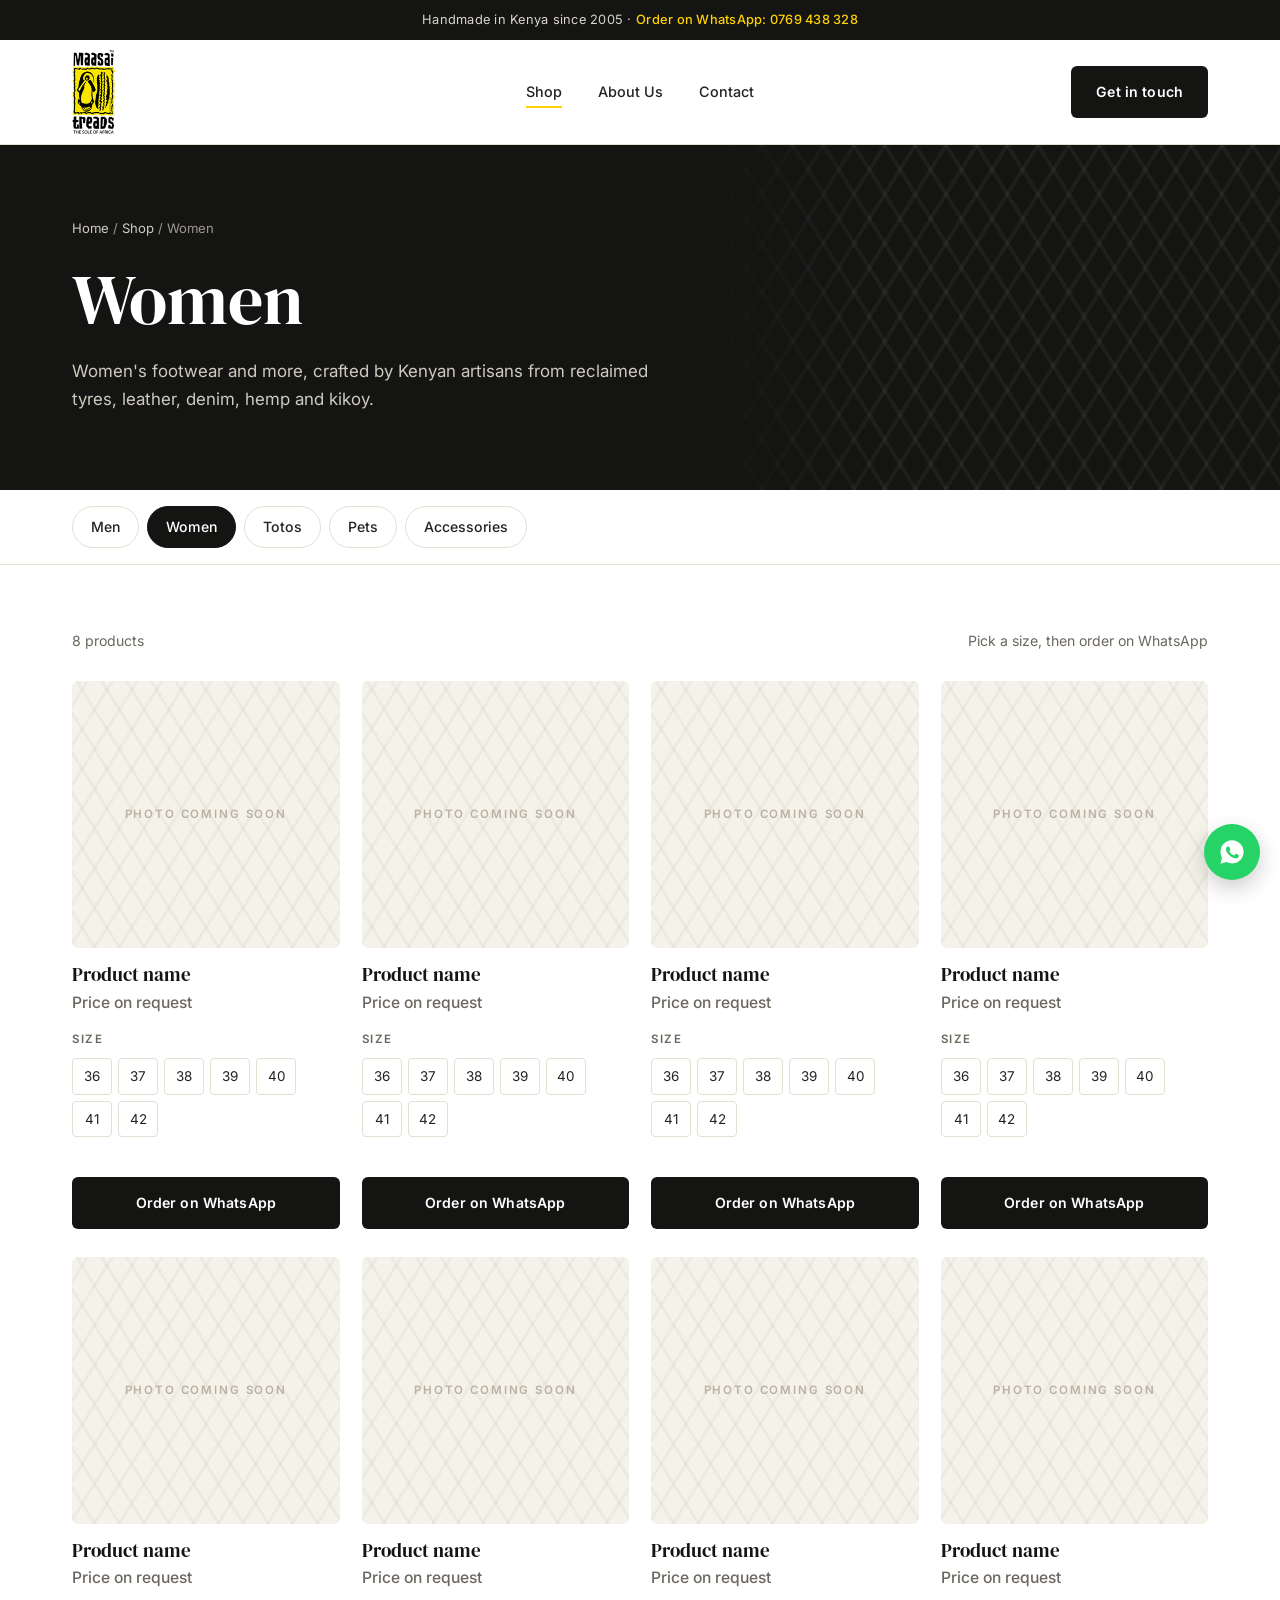
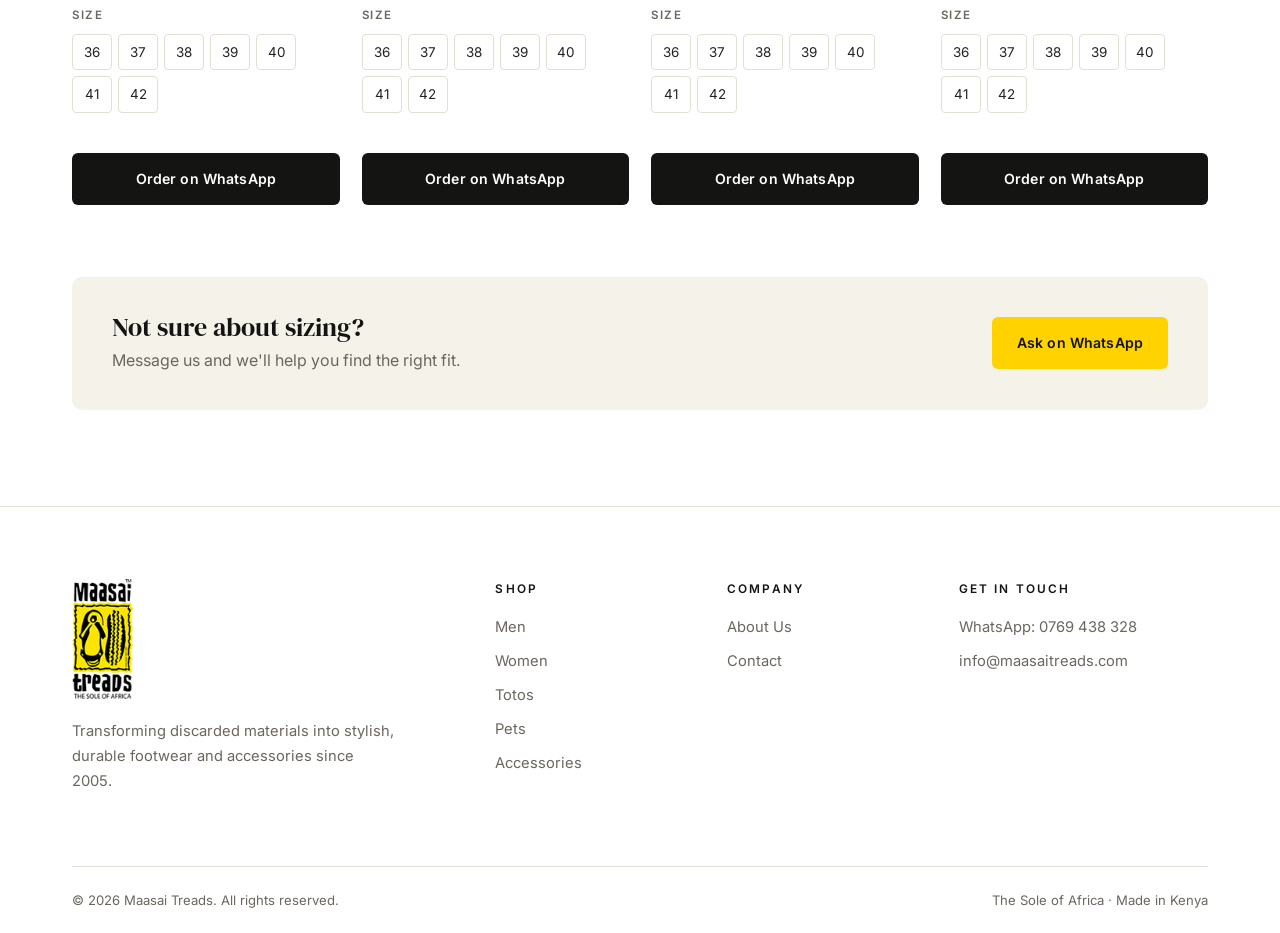
<file: women.html>
<!DOCTYPE html>
<html lang="en-GB">
<head>
<meta charset="utf-8">
<meta name="viewport" content="width=device-width, initial-scale=1">
<title>Women — Maasai Treads</title>
<meta name="description" content="Women's footwear and more, crafted by Kenyan artisans from reclaimed tyres, leather, denim, hemp and kikoy.">
<link rel="canonical" href="https://maasai-treads.vercel.app/women.html">
<meta name="theme-color" content="#141413">
<meta property="og:type" content="website">
<meta property="og:site_name" content="Maasai Treads">
<meta property="og:title" content="Women — Maasai Treads">
<meta property="og:description" content="Women's footwear and more, crafted by Kenyan artisans from reclaimed tyres, leather, denim, hemp and kikoy.">
<meta property="og:url" content="https://maasai-treads.vercel.app/women.html">
<meta property="og:image" content="https://maasai-treads.vercel.app/assets/logo.png">
<meta name="twitter:card" content="summary">
<link rel="icon" href="assets/logo.png">
<link rel="preconnect" href="https://fonts.googleapis.com">
<link rel="preconnect" href="https://fonts.gstatic.com" crossorigin>
<link href="https://fonts.googleapis.com/css2?family=DM+Serif+Display&family=Inter:wght@400;500;600&display=swap" rel="stylesheet">
<link rel="stylesheet" href="assets/styles.css">
</head>
<body data-category="women" data-label="Women">

<div class="announce">Handmade in Kenya since 2005 · <a href="https://wa.me/254769438328" target="_blank" rel="noopener">Order on WhatsApp: 0769 438 328</a></div>

<header>
  <div class="wrap nav">
    <a class="brand" href="index.html" aria-label="Maasai Treads home"><img src="assets/logo.png" alt="Maasai Treads — The Sole of Africa"></a>
    <ul>
      <li><a href="index.html#shop" aria-current="page">Shop</a></li>
      <li><a href="index.html#about">About Us</a></li>
      <li><a href="index.html#contact">Contact</a></li>
    </ul>
    <button class="menu-btn" type="button" aria-label="Menu" aria-expanded="false"><span></span></button>
    <div class="nav-cta"><a class="btn btn-dark" href="index.html#contact">Get in touch</a></div>
  </div>
</header>

<main>

<div class="page-head">
  <div class="wrap">
    <div class="crumbs"><a href="index.html">Home</a> / <a href="index.html#shop">Shop</a> / Women</div>
    <h1>Women</h1>
    <p>Women's footwear and more, crafted by Kenyan artisans from reclaimed tyres, leather, denim, hemp and kikoy.</p>
  </div>
</div>

<nav class="cat-tabs" aria-label="Collections">
  <div class="wrap">
    <ul>
      <li><a href="men.html">Men</a></li>
      <li><a href="women.html" aria-current="page">Women</a></li>
      <li><a href="totos.html">Totos</a></li>
      <li><a href="pets.html">Pets</a></li>
      <li><a href="accessories.html">Accessories</a></li>
    </ul>
  </div>
</nav>

<section class="shop">
  <div class="wrap">
    <div class="shop-bar"><span id="count"></span><span>Pick a size, then order on WhatsApp</span></div>
    <div class="products" id="products"></div>
    <div class="help-strip">
      <div>
        <h2>Not sure about sizing?</h2>
        <p>Message us and we'll help you find the right fit.</p>
      </div>
      <a class="btn btn-yellow" href="https://wa.me/254769438328?text=Hi%20Maasai%20Treads%2C%20I%20have%20a%20question%20about%20sizing%20for%20Women." target="_blank" rel="noopener">Ask on WhatsApp</a>
    </div>
  </div>
</section>

</main>

<footer>
  <div class="wrap">
    <div class="foot-grid">
      <div>
        <img src="assets/logo.png" alt="Maasai Treads">
        <p>Transforming discarded materials into stylish, durable footwear and accessories since 2005.</p>
      </div>
      <div>
        <h4>Shop</h4>
        <ul>
          <li><a href="men.html">Men</a></li>
          <li><a href="women.html">Women</a></li>
          <li><a href="totos.html">Totos</a></li>
          <li><a href="pets.html">Pets</a></li>
          <li><a href="accessories.html">Accessories</a></li>
        </ul>
      </div>
      <div>
        <h4>Company</h4>
        <ul>
          <li><a href="index.html#about">About Us</a></li>
          <li><a href="index.html#contact">Contact</a></li>
        </ul>
      </div>
      <div>
        <h4>Get in touch</h4>
        <ul>
          <li><a href="https://wa.me/254769438328" target="_blank" rel="noopener">WhatsApp: 0769 438 328</a></li>
          <li><a href="mailto:info@maasaitreads.com">info@maasaitreads.com</a></li>
        </ul>
      </div>
    </div>
    <div class="foot-bottom">
      <span>© <span id="yr">2026</span> Maasai Treads. All rights reserved.</span>
      <span>The Sole of Africa · Made in Kenya</span>
    </div>
  </div>
</footer>

<a class="wa-float" href="https://wa.me/254769438328" target="_blank" rel="noopener" aria-label="Chat with us on WhatsApp">
  <svg viewBox="0 0 24 24" fill="currentColor" aria-hidden="true"><path d="M12.04 2C6.58 2 2.13 6.45 2.130 11.91c0 1.75.46 3.45 1.32 4.95L2.05 22l5.25-1.38a9.9 9.9 0 0 0 4.74 1.21h.01c5.46 0 9.91-4.45 9.91-9.91C21.96 6.45 17.5 2 12.04 2Zm5.8 14.03c-.24.68-1.42 1.3-1.95 1.35-.5.05-.97.23-3.26-.68-2.76-1.09-4.5-3.91-4.64-4.09-.13-.18-1.1-1.47-1.1-2.8 0-1.33.7-1.99.95-2.26.24-.27.53-.34.71-.34l.51.01c.16.01.38-.06.6.46.23.54.77 1.87.84 2.01.07.13.11.29.02.47-.09.18-.13.29-.27.45-.13.16-.28.35-.4.47-.13.13-.27.28-.12.55.16.27.7 1.15 1.5 1.86 1.03.92 1.9 1.2 2.17 1.34.27.13.43.11.58-.07.16-.18.67-.78.85-1.05.18-.27.36-.22.6-.13.25.09 1.57.74 1.84.88.27.13.45.2.52.31.07.11.07.65-.17 1.33Z"/></svg>
</a>

<script src="assets/products.js"></script>
<script src="assets/shop.js"></script>
<script src="assets/site.js"></script>
</body>
</html>
</file>
<file: assets/styles.css>
:root{
  --yellow:#ffd200;
  --black:#141413;
  --ink:#232320;
  --muted:#6b675e;
  --paper:#ffffff;
  --stone:#f5f2ea;
  --stone-2:#ebe6da;
  --line:#e4dfd3;
  --r:6px;
  --maxw:1200px;
  --f-display:'DM Serif Display',Georgia,serif;
  --f-body:'Inter',system-ui,-apple-system,'Segoe UI',sans-serif;
}
*{box-sizing:border-box}
html{scroll-behavior:smooth;scroll-padding-top:120px}
body{margin:0;background:var(--paper);color:var(--ink);font-family:var(--f-body);font-size:16px;line-height:1.7;-webkit-font-smoothing:antialiased}
h1,h2,h3{font-family:var(--f-display);font-weight:400;line-height:1.1;margin:0;color:var(--black)}
p{margin:0 0 1.1em}
a{color:inherit}
img{max-width:100%;display:block}
.wrap{max-width:var(--maxw);margin:0 auto;padding:0 32px}
.eyebrow{display:inline-flex;align-items:center;gap:10px;font-size:.74rem;font-weight:600;letter-spacing:.18em;text-transform:uppercase;color:var(--muted)}
.eyebrow::before{content:"";width:22px;height:2px;background:var(--yellow)}

/* announcement + header */
.announce{background:var(--black);color:#d9d5cb;font-size:.8rem;text-align:center;padding:9px 16px;letter-spacing:.02em}
.announce a{color:var(--yellow);text-decoration:none;font-weight:500}
header{position:sticky;top:0;z-index:20;background:rgba(255,255,255,.96);backdrop-filter:blur(8px);border-bottom:1px solid var(--line)}
.nav{display:grid;grid-template-columns:1fr auto 1fr;align-items:center;height:104px}
.brand{display:flex;align-items:center;text-decoration:none}
.brand img{height:84px;width:auto}
.nav ul{display:flex;gap:36px;list-style:none;margin:0;padding:0}
.nav ul a{text-decoration:none;font-size:.9rem;font-weight:500;color:var(--ink);padding:6px 0;border-bottom:2px solid transparent}
.nav ul a:hover{border-color:var(--yellow)}
.nav-cta{justify-self:end}
.btn{display:inline-flex;align-items:center;justify-content:center;gap:9px;padding:13px 24px;border-radius:var(--r);font-weight:600;font-size:.88rem;letter-spacing:.01em;text-decoration:none;border:1px solid transparent;transition:background .2s,color .2s,border-color .2s}
.btn-dark{background:var(--black);color:#fff}
.btn-dark:hover{background:#000}
.btn-yellow{background:var(--yellow);color:var(--black)}
.btn-yellow:hover{background:#ffdc33}
.btn-ghost{border-color:rgba(255,255,255,.4);color:#fff}
.btn-ghost:hover{border-color:#fff}
.btn svg{width:17px;height:17px;flex:none}

/* hero */
.hero{background:var(--black);color:#fff;position:relative;overflow:hidden}
.hero::after{content:"";position:absolute;inset:0 0 0 58%;
  background-image:
    repeating-linear-gradient(58deg, transparent 0 22px, rgba(255,255,255,.045) 22px 26px),
    repeating-linear-gradient(-58deg, transparent 0 22px, rgba(255,255,255,.045) 22px 26px);
  -webkit-mask-image:linear-gradient(90deg,transparent,#000 30%);mask-image:linear-gradient(90deg,transparent,#000 30%)}
.hero-grid{position:relative;z-index:1;display:grid;grid-template-columns:1.25fr .75fr;gap:56px;align-items:center;padding-top:120px;padding-bottom:128px}
.hero .eyebrow{color:#bdb8ad}
.hero h1{color:#fff;font-size:clamp(2.7rem,6vw,4.8rem);margin:22px 0 24px;max-width:12em}
.hero h1 span{color:var(--yellow)}
.hero .lede{font-size:1.12rem;color:#cfcac0;max-width:33em}
.hero-actions{display:flex;flex-wrap:wrap;gap:12px;margin-top:36px}
.hero-mark{justify-self:center;display:flex;flex-direction:column;align-items:center;gap:20px}
.hero-mark .plate{background:var(--yellow);padding:36px 46px;border-radius:6px;box-shadow:0 30px 70px rgba(0,0,0,.45)}
.hero-mark img{width:156px;height:auto}
.hero-mark small{font-size:.74rem;letter-spacing:.22em;text-transform:uppercase;color:#9d998f}

/* facts bar */
.facts{border-bottom:1px solid var(--line)}
.facts-grid{display:grid;grid-template-columns:repeat(4,1fr)}
.fact{padding:30px 24px;border-right:1px solid var(--line)}
.fact:first-child{padding-left:0}
.fact:last-child{border-right:0}
.fact b{display:block;font-family:var(--f-display);font-weight:400;font-size:1.7rem;color:var(--black);line-height:1.1}
.fact span{font-size:.86rem;color:var(--muted)}

/* sections */
section{padding:112px 0}
.section-head{display:flex;justify-content:space-between;align-items:flex-end;gap:40px;margin-bottom:52px}
.section-head h2{font-size:clamp(2.1rem,4vw,3rem);margin-top:14px;max-width:14em}
.section-head p{color:var(--muted);max-width:30em;margin:0}

/* categories */
.cats{display:grid;grid-template-columns:repeat(5,1fr);gap:20px}
.cat{display:block;text-decoration:none;color:inherit}
.cat .img{position:relative;aspect-ratio:4/5;border-radius:var(--r);overflow:hidden;background:var(--stone);
  background-image:
    repeating-linear-gradient(58deg, transparent 0 18px, rgba(20,20,19,.035) 18px 21px),
    repeating-linear-gradient(-58deg, transparent 0 18px, rgba(20,20,19,.035) 18px 21px);
  display:grid;place-items:center;transition:background-color .3s}
.cat .img span{font-family:var(--f-display);font-size:3.4rem;color:var(--stone-2);transition:color .3s}
.cat:hover .img{background-color:var(--stone-2)}
.cat:hover .img span{color:#d8d1c0}
.cat .img::after{content:"";position:absolute;left:0;right:0;bottom:0;height:4px;background:var(--yellow);transform:scaleX(0);transform-origin:left;transition:transform .35s}
.cat:hover .img::after{transform:scaleX(1)}
.cat h3{font-size:1.35rem;margin-top:18px}
.cat p{display:flex;justify-content:space-between;font-size:.86rem;color:var(--muted);margin:4px 0 0}
.cat p em{font-style:normal;color:var(--black);font-weight:500}

/* about */
.about{background:var(--stone)}
.about-grid{display:grid;grid-template-columns:5fr 7fr;gap:88px;align-items:start}
.about h2{font-size:clamp(2.1rem,4vw,3rem);margin-top:14px}
.about-aside{position:sticky;top:120px}
.about-aside blockquote{margin:36px 0 0;padding:0 0 0 22px;border-left:3px solid var(--yellow);font-family:var(--f-display);font-size:1.4rem;line-height:1.35;color:var(--black)}
.about-copy p{color:#3d3a34;font-size:1.04rem}
.about-copy p:first-child{font-size:1.24rem;line-height:1.6;color:var(--black)}
.signoff{margin-top:32px;padding-top:24px;border-top:1px solid var(--line);font-family:var(--f-display);font-size:1.3rem;color:var(--black)}

/* values */
.values{display:grid;grid-template-columns:repeat(3,1fr);gap:0;margin-top:88px;border-top:1px solid var(--line)}
.value{padding:36px 36px 0 0}
.value + .value{padding-left:36px;border-left:1px solid var(--line)}
.value svg{width:30px;height:30px;color:var(--black);margin-bottom:18px}
.value h3{font-size:1.3rem;margin-bottom:10px}
.value p{margin:0;color:var(--muted);font-size:.96rem}

/* contact */
.contact-box{display:grid;grid-template-columns:1fr 1fr;gap:64px;align-items:center;background:var(--black);color:#fff;border-radius:10px;padding:72px;position:relative;overflow:hidden}
.contact-box::before{content:"";position:absolute;top:0;left:0;right:0;height:5px;background:var(--yellow)}
.contact-box .eyebrow{color:#bdb8ad}
.contact-box h2{color:#fff;font-size:clamp(2rem,3.6vw,2.8rem);margin:14px 0 18px}
.contact-box p{color:#cfcac0;margin:0}
.contact-list{display:grid;gap:14px}
.contact-item{display:flex;align-items:center;gap:18px;padding:20px 22px;border:1px solid rgba(255,255,255,.14);border-radius:var(--r);text-decoration:none;transition:border-color .2s,background .2s}
.contact-item:hover{border-color:var(--yellow);background:rgba(255,255,255,.03)}
.contact-item .ic{width:44px;height:44px;border-radius:50%;background:var(--yellow);color:var(--black);display:grid;place-items:center;flex:none}
.contact-item .ic svg{width:20px;height:20px}
.contact-item small{display:block;font-size:.72rem;letter-spacing:.16em;text-transform:uppercase;color:#9d998f}
.contact-item strong{display:block;font-weight:500;font-size:1.08rem;word-break:break-word}

/* footer */
footer{border-top:1px solid var(--line);padding:72px 0 0;font-size:.92rem}
.foot-grid{display:grid;grid-template-columns:2fr 1fr 1fr 1.3fr;gap:40px}
.foot-grid img{height:120px;width:auto;margin-bottom:20px}
.foot-grid p{color:var(--muted);max-width:22em}
.foot-grid h4{font-size:.74rem;font-weight:600;letter-spacing:.18em;text-transform:uppercase;color:var(--black);margin:0 0 16px}
.foot-grid ul{list-style:none;margin:0;padding:0;display:grid;gap:9px}
.foot-grid ul a{text-decoration:none;color:var(--muted)}
.foot-grid ul a:hover{color:var(--black)}
.foot-bottom{display:flex;flex-wrap:wrap;justify-content:space-between;gap:10px;margin-top:56px;padding:22px 0;border-top:1px solid var(--line);color:var(--muted);font-size:.82rem}

/* floating WhatsApp */
.wa-float{position:fixed;right:20px;bottom:20px;z-index:30;width:56px;height:56px;border-radius:50%;background:#25d366;color:#fff;display:grid;place-items:center;box-shadow:0 8px 22px rgba(0,0,0,.2)}
.wa-float svg{width:28px;height:28px}

@media (max-width:1040px){
  .cats{grid-template-columns:repeat(3,1fr)}
  .about-grid{grid-template-columns:1fr;gap:36px}
  .about-aside{position:static}
  .contact-box{grid-template-columns:1fr;gap:36px;padding:52px}
  .foot-grid{grid-template-columns:1fr 1fr}
}
@media (max-width:760px){
  .wrap{padding:0 16px}
  .nav{grid-template-columns:auto 1fr auto;gap:10px;height:80px}
  .nav ul{display:none}
  .brand img{height:64px}
  .nav-cta .btn{padding:10px 16px;font-size:.82rem}
  .hero::after{inset:0;opacity:.6}
  .hero-grid{grid-template-columns:1fr;padding-top:72px;padding-bottom:80px}
  .hero-mark{display:none}
  .facts-grid{grid-template-columns:1fr 1fr}
  .fact{padding:22px 0;border-right:0;border-bottom:1px solid var(--line)}
  .fact:nth-child(odd){padding-right:16px;border-right:1px solid var(--line)}
  .fact:nth-child(even){padding-left:16px}
  .fact:nth-last-child(-n+2){border-bottom:0}
  section{padding:72px 0}
  .section-head{display:block}
  .section-head p{margin-top:16px}
  .cats{grid-template-columns:1fr 1fr;gap:16px}
  .cat:last-child{grid-column:1 / -1}
  .cat:last-child .img{aspect-ratio:2/1}
  .values{grid-template-columns:1fr;margin-top:56px}
  .value,.value + .value{padding:28px 0;border-left:0;border-bottom:1px solid var(--line)}
  .value:last-child{border-bottom:0}
  .cat p em{display:none}
  .contact-box{padding:40px 20px}
  .contact-item{padding:16px;gap:14px}
  .contact-item strong{font-size:.98rem;word-break:normal}
  .foot-grid{grid-template-columns:1fr 1fr;gap:32px}
  .foot-grid > div:first-child{grid-column:1 / -1}
}

/* ---------- category pages ---------- */
.nav ul a[aria-current="page"]{border-color:var(--yellow)}
.page-head{background:var(--black);color:#fff;position:relative;overflow:hidden}
.page-head::after{content:"";position:absolute;inset:0 0 0 55%;
  background-image:
    repeating-linear-gradient(58deg, transparent 0 22px, rgba(255,255,255,.045) 22px 26px),
    repeating-linear-gradient(-58deg, transparent 0 22px, rgba(255,255,255,.045) 22px 26px);
  -webkit-mask-image:linear-gradient(90deg,transparent,#000 30%);mask-image:linear-gradient(90deg,transparent,#000 30%)}
.page-head .wrap{position:relative;z-index:1;padding-top:72px;padding-bottom:76px}
.crumbs{font-size:.82rem;color:#9d998f;margin-bottom:22px}
.crumbs a{color:#cfcac0;text-decoration:none}
.crumbs a:hover{color:var(--yellow)}
.page-head h1{color:#fff;font-size:clamp(2.6rem,6vw,4.4rem)}
.page-head p{color:#cfcac0;max-width:34em;margin:18px 0 0;font-size:1.06rem}

.cat-tabs{border-bottom:1px solid var(--line);background:var(--paper)}
.cat-tabs ul{display:flex;gap:8px;list-style:none;margin:0;padding:16px 0;overflow-x:auto;scrollbar-width:none}
.cat-tabs ul::-webkit-scrollbar{display:none}
.cat-tabs a{display:block;white-space:nowrap;padding:8px 18px;border:1px solid var(--line);border-radius:999px;font-size:.88rem;font-weight:500;text-decoration:none;color:var(--ink);transition:border-color .2s,background .2s}
.cat-tabs a:hover{border-color:var(--black)}
.cat-tabs a[aria-current="page"]{background:var(--black);border-color:var(--black);color:#fff}

.shop{padding:64px 0 96px}
.shop-bar{display:flex;justify-content:space-between;align-items:center;gap:16px;margin-bottom:28px;font-size:.88rem;color:var(--muted)}
.products{display:grid;grid-template-columns:repeat(4,1fr);gap:28px 22px}
.product{display:flex;flex-direction:column}
.product .img{position:relative;aspect-ratio:1/1;border-radius:var(--r);overflow:hidden;background:var(--stone);
  background-image:
    repeating-linear-gradient(58deg, transparent 0 18px, rgba(20,20,19,.035) 18px 21px),
    repeating-linear-gradient(-58deg, transparent 0 18px, rgba(20,20,19,.035) 18px 21px);
  display:grid;place-items:center}
.product .img img{width:100%;height:100%;object-fit:cover}
.product .img .ph{font-size:.72rem;font-weight:600;letter-spacing:.16em;text-transform:uppercase;color:#b9b2a2}
.product h3{font-size:1.2rem;margin-top:16px}
.product .price{font-weight:600;color:var(--black);margin-top:4px;font-size:.98rem}
.product .price.tbc{font-weight:500;color:var(--muted)}
.product .desc{color:var(--muted);font-size:.9rem;margin:6px 0 0}
.sizes{margin:14px 0 0;padding:0;border:0}
.sizes legend{font-size:.72rem;font-weight:600;letter-spacing:.14em;text-transform:uppercase;color:var(--muted);margin-bottom:8px;padding:0}
.sizes div{display:flex;flex-wrap:wrap;gap:6px}
.sizes label{position:relative}
.sizes input{position:absolute;opacity:0;inset:0;margin:0;cursor:pointer}
.sizes span{display:block;min-width:40px;padding:6px 10px;text-align:center;border:1px solid var(--line);border-radius:4px;font-size:.84rem;transition:border-color .15s,background .15s}
.sizes label:hover span{border-color:var(--black)}
.sizes input:checked + span{background:var(--black);border-color:var(--black);color:#fff}
.sizes input:focus-visible + span{outline:2px solid var(--yellow);outline-offset:2px}
.sizes.need span{border-color:#c2563a}
.size-hint{font-size:.8rem;color:#c2563a;margin:8px 0 0;min-height:1.2em}
.product .btn{margin-top:auto;width:100%}
.product .actions{margin-top:14px;padding-top:2px;flex:1;display:flex;flex-direction:column;justify-content:flex-end}

.help-strip{background:var(--stone);border-radius:10px;padding:36px 40px;display:flex;justify-content:space-between;align-items:center;gap:24px;margin-top:72px}
.help-strip h2{font-size:1.6rem}
.help-strip p{margin:6px 0 0;color:var(--muted)}

@media (max-width:1040px){
  .products{grid-template-columns:repeat(3,1fr)}
}
@media (max-width:760px){
  .page-head .wrap{padding-top:52px;padding-bottom:56px}
  .page-head::after{inset:0;opacity:.6}
  .shop{padding:40px 0 72px}
  .products{grid-template-columns:1fr 1fr;gap:28px 14px}
  .product h3{font-size:1.05rem}
  .product .img .ph{font-size:.62rem;letter-spacing:.1em;text-align:center;padding:0 8px}
  .sizes span{min-width:34px;padding:5px 7px;font-size:.8rem}
  .product .btn{padding:11px 10px;font-size:.8rem}
  .help-strip{flex-direction:column;align-items:flex-start;padding:28px 22px;margin-top:56px}
}

/* ---------- homepage: materials ---------- */
.materials-sec{border-top:1px solid var(--line)}
.mats{display:grid;grid-template-columns:repeat(5,1fr);border:1px solid var(--line);border-radius:10px;overflow:hidden}
.mat{padding:32px 26px 34px;border-right:1px solid var(--line);transition:background .25s}
.mat:last-child{border-right:0}
.mat:hover{background:var(--stone)}
.mat-n{display:inline-block;font-size:.74rem;font-weight:600;letter-spacing:.14em;color:var(--muted);padding-bottom:6px;border-bottom:2px solid var(--yellow);margin-bottom:26px}
.mat h3{font-size:1.3rem;margin-bottom:10px}
.mat p{margin:0;color:var(--muted);font-size:.93rem}

/* ---------- homepage: process ---------- */
.process{background:var(--black);color:#fff;position:relative;overflow:hidden}
.process::after{content:"";position:absolute;inset:0 0 0 60%;
  background-image:
    repeating-linear-gradient(58deg, transparent 0 22px, rgba(255,255,255,.04) 22px 26px),
    repeating-linear-gradient(-58deg, transparent 0 22px, rgba(255,255,255,.04) 22px 26px);
  -webkit-mask-image:linear-gradient(90deg,transparent,#000 40%);mask-image:linear-gradient(90deg,transparent,#000 40%)}
.process .wrap{position:relative;z-index:1}
.process .eyebrow{color:#bdb8ad}
.process h2{color:#fff}
.process .section-head p{color:#cfcac0}
.steps{list-style:none;margin:0;padding:0;display:grid;grid-template-columns:repeat(3,1fr);gap:22px;counter-reset:s}
.steps li{position:relative;padding:34px 30px 32px;border:1px solid rgba(255,255,255,.14);border-radius:10px;background:rgba(255,255,255,.02)}
.steps li:not(:last-child)::after{content:"→";position:absolute;right:-18px;top:44px;color:var(--yellow);font-size:1.1rem;z-index:2}
.step-n{display:grid;place-items:center;width:46px;height:46px;border-radius:50%;background:var(--yellow);color:var(--black);font-family:var(--f-display);font-size:1.3rem;margin-bottom:22px}
.steps h3{color:#fff;font-size:1.5rem;margin-bottom:10px}
.steps p{color:#cfcac0;margin:0}

/* ---------- homepage: ordering + FAQ ---------- */
.ordering{border-top:1px solid var(--line)}
.order-grid{display:grid;grid-template-columns:1fr 1fr;gap:88px;align-items:start}
.ordering h2{font-size:clamp(2rem,3.6vw,2.7rem);margin:14px 0 30px}
.order-steps{list-style:none;margin:0 0 34px;padding:0;counter-reset:o}
.order-steps li{counter-increment:o;position:relative;padding:0 0 26px 62px}
.order-steps li::before{content:counter(o);position:absolute;left:0;top:0;width:40px;height:40px;border-radius:50%;border:1px solid var(--black);display:grid;place-items:center;font-family:var(--f-display);font-size:1.1rem}
.order-steps li:not(:last-child)::after{content:"";position:absolute;left:20px;top:46px;bottom:6px;width:1px;background:var(--line)}
.order-steps b{display:block;font-weight:600;color:var(--black);margin-bottom:2px}
.order-steps span{color:var(--muted);font-size:.96rem}
.faq{border-top:1px solid var(--line)}
.faq details{border-bottom:1px solid var(--line)}
.faq summary{list-style:none;cursor:pointer;display:flex;justify-content:space-between;align-items:center;gap:20px;padding:22px 0;font-weight:600;color:var(--black)}
.faq summary::-webkit-details-marker{display:none}
.faq summary::after{content:"+";font-size:1.4rem;font-weight:400;line-height:1;transition:transform .2s}
.faq details[open] summary::after{transform:rotate(45deg)}
.faq details p{color:var(--muted);margin:-6px 0 22px;padding-right:32px}

/* ---------- mobile menu ---------- */
.menu-btn{display:none;width:44px;height:44px;border:1px solid var(--line);border-radius:var(--r);background:#fff;cursor:pointer;align-items:center;justify-content:center}
.menu-btn span,.menu-btn span::before,.menu-btn span::after{display:block;width:18px;height:2px;background:var(--black);position:relative;transition:transform .2s,background .2s}
.menu-btn span::before,.menu-btn span::after{content:"";position:absolute;left:0}
.menu-btn span::before{top:-6px}
.menu-btn span::after{top:6px}
header.open .menu-btn span{background:transparent}
header.open .menu-btn span::before{transform:translateY(6px) rotate(45deg)}
header.open .menu-btn span::after{transform:translateY(-6px) rotate(-45deg)}

/* reveal on scroll */
.reveal{opacity:0;transform:translateY(18px);transition:opacity .7s ease,transform .7s ease}
.reveal.in{opacity:1;transform:none}
@media (prefers-reduced-motion:reduce){.reveal{opacity:1;transform:none;transition:none}}

@media (max-width:1040px){
  .mats{grid-template-columns:repeat(3,1fr)}
  .mat:nth-child(3){border-right:0}
  .mat:nth-child(-n+3){border-bottom:1px solid var(--line)}
  .order-grid{grid-template-columns:1fr;gap:64px}
}
@media (max-width:760px){
  .menu-btn{display:inline-flex;justify-self:end}
  .nav-cta{display:none}
  header.open .nav ul{display:flex;flex-direction:column;gap:0;position:absolute;top:100%;left:0;right:0;background:#fff;border-bottom:1px solid var(--line);padding:8px 16px 16px;box-shadow:0 18px 30px rgba(0,0,0,.08)}
  header.open .nav ul a{display:block;padding:14px 0;border-bottom:1px solid var(--line);font-size:1rem}
  header.open .nav ul li:last-child a{border-bottom:0}
  .mats{grid-template-columns:1fr 1fr}
  .mat{padding:24px 18px;border-right:1px solid var(--line);border-bottom:1px solid var(--line)}
  .mat:nth-child(3){border-right:1px solid var(--line)}
  .mat:nth-child(even){border-right:0}
  .mat:last-child{grid-column:1 / -1;border-bottom:0}
  .mat-n{margin-bottom:16px}
  .steps{grid-template-columns:1fr;gap:14px}
  .steps li{padding:26px 22px}
  .steps li:not(:last-child)::after{content:"↓";right:auto;left:40px;top:auto;bottom:-22px}
}
</file>
